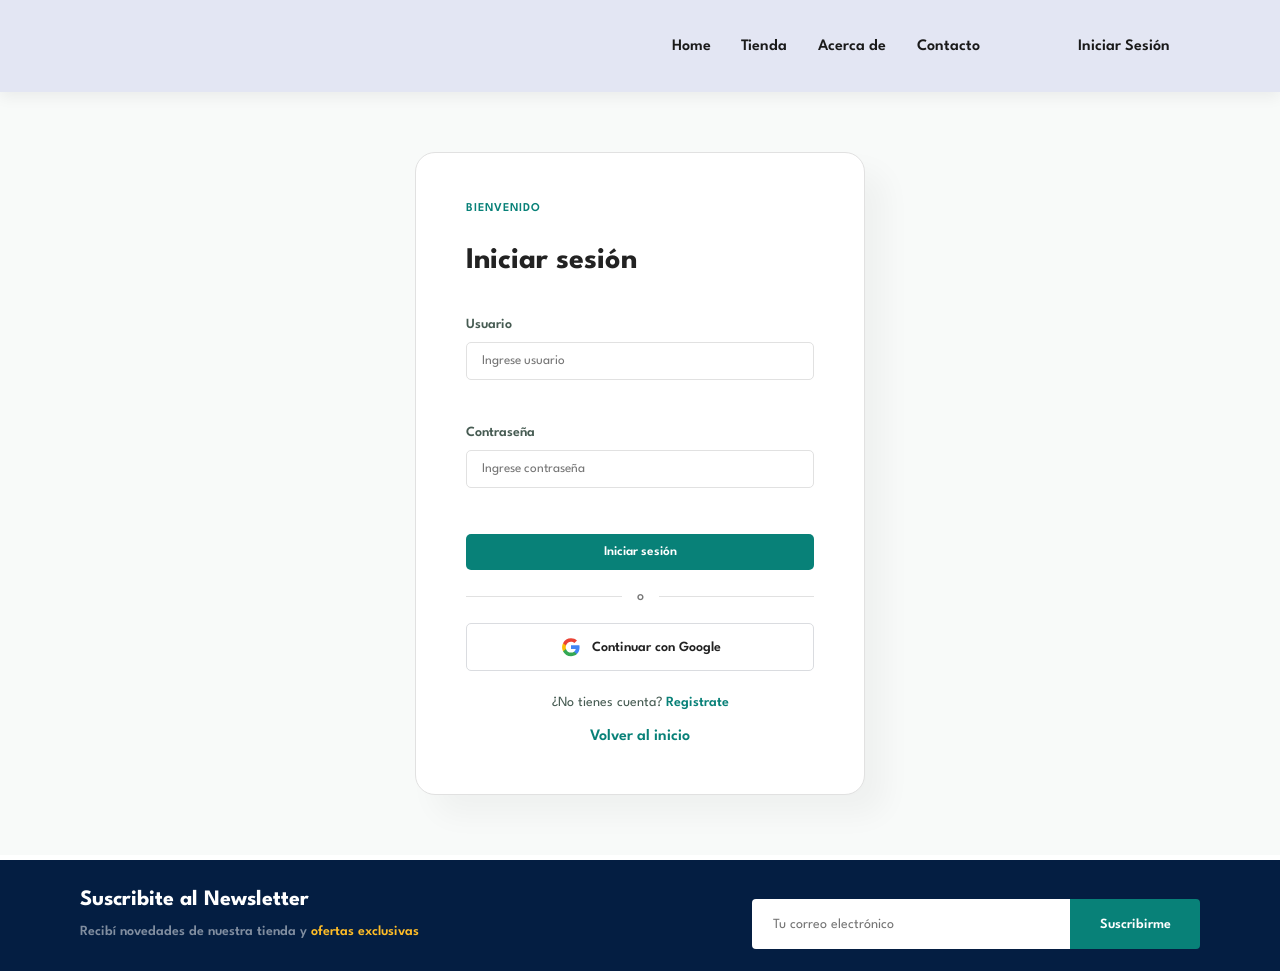
<file: pages/admin.html>
<!DOCTYPE html>
<html lang="es">

<head>
    <meta charset="UTF-8">
    <meta http-equiv="X-UA-Compatible" content="IE=edge">
    <meta name="viewport" content="width=device-width, initial-scale=1.0">
    <title>Panel de Administración - Productos Ecológicos</title>
    <link rel="stylesheet" href="https://cdnjs.cloudflare.com/ajax/libs/font-awesome/6.5.0/css/all.min.css">
    <link rel="stylesheet" href="../css/style.css">
    <link rel="stylesheet" href="../css/pages/admin.css">
</head>

<body>
    <!-- ==================== HEADER ==================== -->
    <header id="header-principal" class="header">
        <!-- navbar.js renderiza el contenido -->
    </header>
    <main class="admin-main">

        <h2>Centro de Administración</h2>
        <p class="admin-subtitulo">Administrá productos, categorías y usuarios desde un único lugar..</p>
        <!-- ==================== DASHBOARD ==================== -->
        <section class="admin-dashboard">
            <!-- PRODUCTOS -->
            <article id="cardProductos" class="admin-card admin-card-clickable" role="button" tabindex="0">
                <h4>Productos</h4>
                <span id="totalProductos"> 0 </span>
            </article>
            <!-- CATEGORÍAS -->
            <article id="cardCategorias" class="admin-card admin-card-clickable" role="button" tabindex="0">
                <h4>Categorías</h4>
                <span id="totalCategorias"> 0 </span>
            </article>
            <!-- USUARIOS -->
            <article id="cardUsuarios" class="admin-card admin-card-clickable" role="button" tabindex="0">
                <h4>Usuarios</h4>
                <span id="totalUsuarios"> 0 </span>
            </article>
        </section>
        <!-- ======================================================
        CONTENIDO DINÁMICO DEL ADMIN
        Aquí se cargan los módulos:
        - Productos
        - Categorías
        - Usuarios
        Cada módulo se importa dinámicamente cuando el
        administrador selecciona una tarjeta del dashboard.
    ====================================================== -->
        <section id="adminContenido" class="admin-contenido">
            <div class="admin-contenido-vacio">
                <h3>
                    Seleccioná una sección
                </h3>
                <p>
                    Elegí Productos, Categorías o Usuarios
                    desde el dashboard.
                </p>
            </div>
        </section>
        <!-- ======================================================
            MODAL DE CONFIRMACIÓN
            Se reutiliza para acciones importantes del panel admin.
        ====================================================== -->
        <aside id="modal-confirm" class="modal-confirm hidden" aria-hidden="true">
            <section class="modal-confirm-content" role="dialog" aria-modal="true" aria-labelledby="modal-message">
                <p id="modal-message">
                    ¿Confirmar acción?
                </p>
                <div class="modal-actions">
                    <button id="modal-no" type="button" class="btn-cancel">
                        Cancelar
                    </button>
                    <button id="modal-yes" type="button" class="btn-ok">
                        Aceptar
                    </button>
                </div>
            </section>
            <!-- ==================== TOAST ==================== -->
            <div id="toast" class="toast-custom">
                <span id="toastMensaje"></span>
                <button id="btnCerrarToast">✕</button>
            </div>
        </aside>
    </main>
    <!-- ==================== FOOTER ==================== -->
        <!-- Mismo footer que en index.html -->
        <footer id="footer-principal" class="section-p1">
            <!-- footer.js renderiza el contenido -->
        </footer>
        <!-- ==================== SPINNER ==================== -->
        <div id="spinner" class="spinner-overlay" style="display:none;">
            <div class="spinner"></div>
        </div>

    <!-- toast.js es un script clásico (no módulo): tiene que cargar
         ANTES que admin.js para que mostrarToast ya exista -->
    <script type="module" src="../script/components/navbar.js"></script>
    <script type="module" src="../script/components/footer.js"></script>
    <script type="module" src="../script/components/modalConfirmacion.js"></script>
    <script type="module" src="../script/components/toast.js"></script>
    <script type="module" src="../script/components/spinner.js"></script>
    <script type="module" src="../script/pages/admin.js"></script>
</body>

</html>
</file>
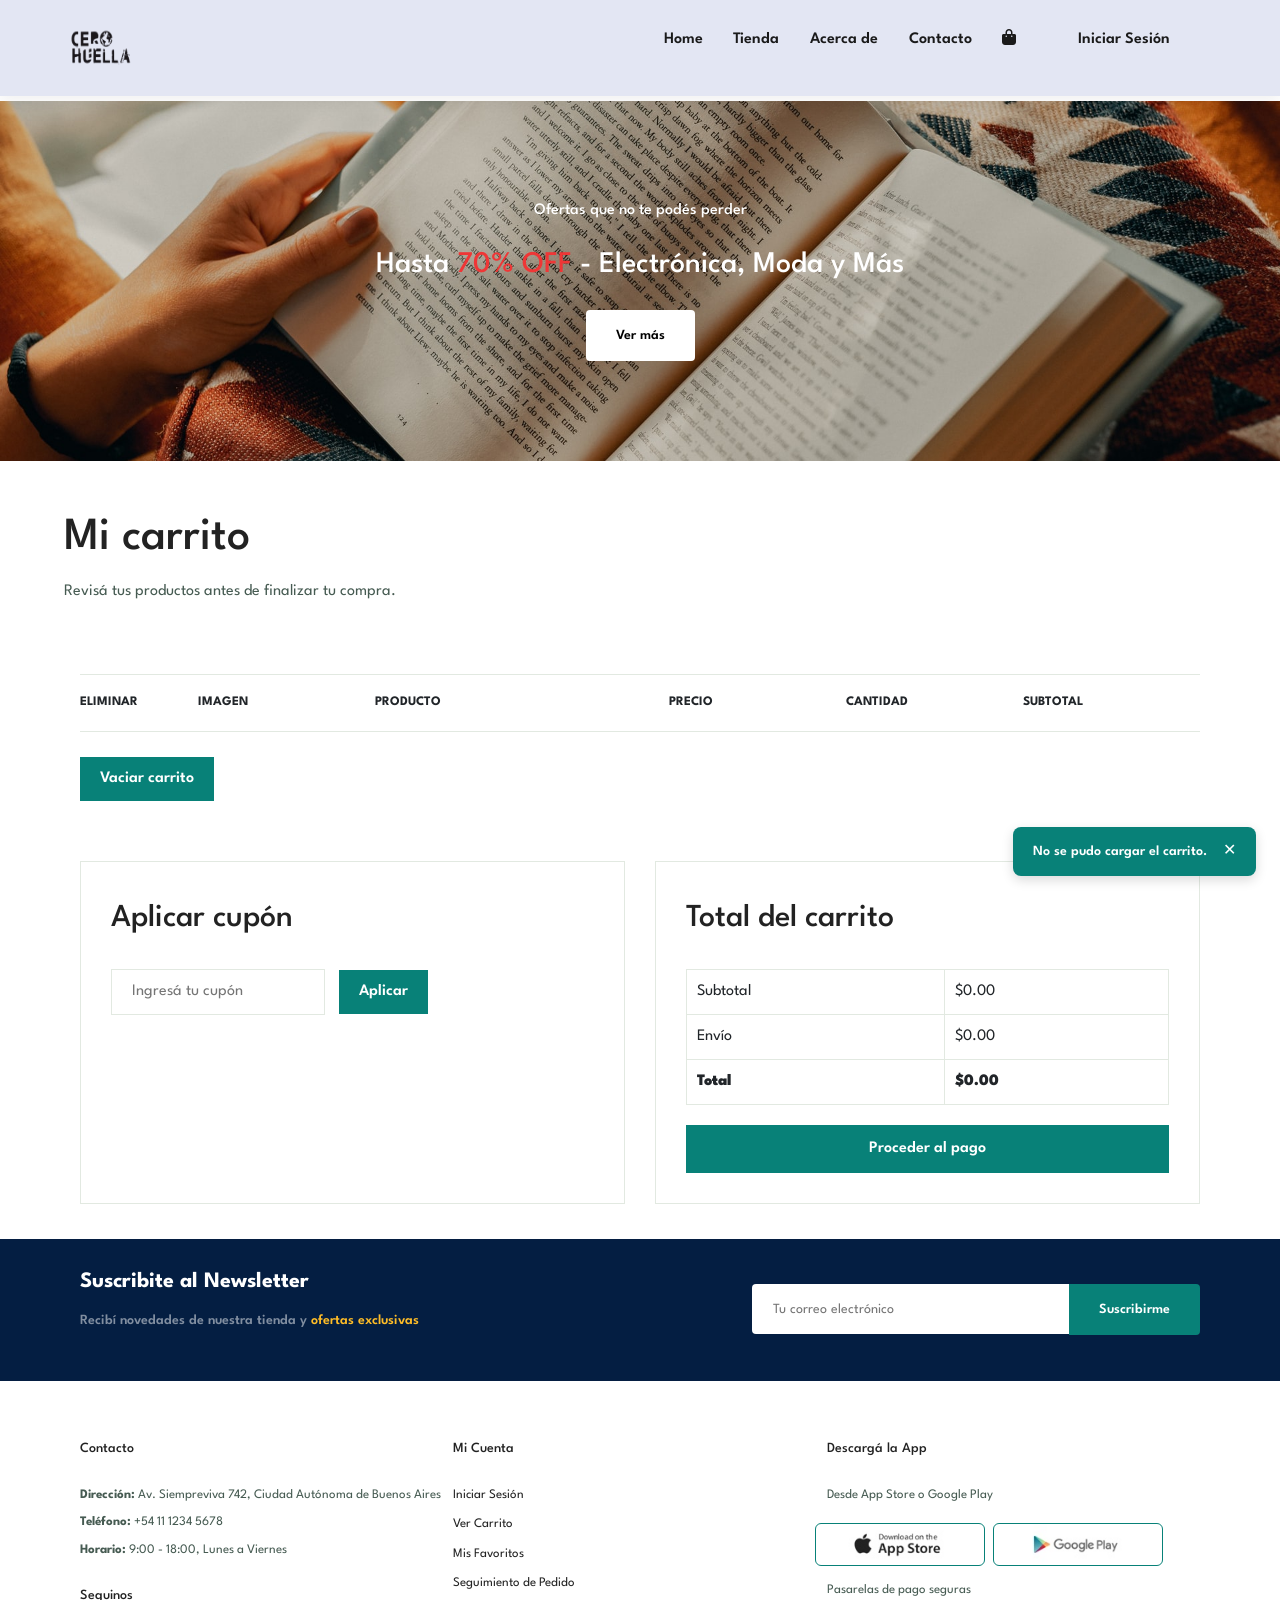
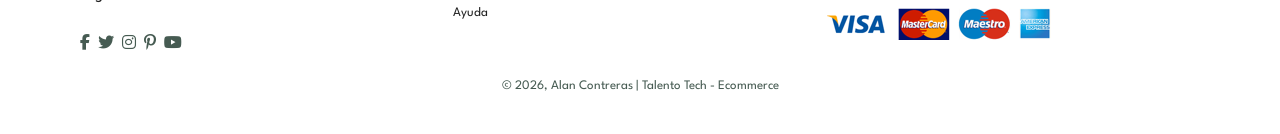
<file: pages/carrito.html>
<!DOCTYPE html>
<html lang="es">

<head>
    <meta charset="UTF-8">
    <meta name="viewport" content="width=device-width, initial-scale=1.0">
    <title>Mi Carrito | Cero Huella</title>
    <!-- Bootstrap -->
    <link href="https://cdn.jsdelivr.net/npm/bootstrap@5.3.7/dist/css/bootstrap.min.css" rel="stylesheet">
    <!-- CSS General -->
    <link rel="stylesheet" href="../css/style.css">
    <!-- CSS específico del carrito -->
    <link rel="stylesheet" href="../css/pages/carrito.css">
    <link rel="stylesheet" href="../css/components/banner.css">
    <link rel="stylesheet" href="../css/components/newsletter.css">
    <link rel="stylesheet" href="../css/components/toast.css">
    <!-- Font Awesome -->
    <link rel="stylesheet" href="https://cdnjs.cloudflare.com/ajax/libs/font-awesome/6.7.2/css/all.min.css">
</head>

<body>
    <!-- ==================== HEADER ==================== -->
    <header id="header-principal" class="header">
        <!-- navbar.js renderiza el contenido -->
    </header>
    <!-- ==================== BANNER ==================== -->
    <section class="banner section-m1">
        <h4>Ofertas que no te podés perder</h4>
        <h2>Hasta <span>70% OFF</span> - Electrónica, Moda y Más</h2>
        <button>Ver más</button>
    </section>
    <!-- ==================== CONTENIDO PRINCIPAL ==================== -->
    <main>
        <!-- ==================== TITULO ==================== -->
        <section class="page-header">
            <h2>Mi carrito</h2>
            <p> Revisá tus productos antes de finalizar tu compra.</p>
        </section>
        <!-- ==================== TABLA CARRITO ==================== -->
        <section id="cart" class="section-p1">
            <table>
                <caption class="sr-only">
                    Productos agregados al carrito
                </caption>
                <thead>
                    <tr>
                        <th scope="col">
                            Eliminar
                        </th>
                        <th scope="col">
                            Imagen
                        </th>
                        <th scope="col">
                            Producto
                        </th>
                        <th scope="col">
                            Precio
                        </th>
                        <th scope="col">
                            Cantidad
                        </th>
                        <th scope="col">
                            Subtotal
                        </th>
                    </tr>
                </thead>
                <tbody id="tabla_carrito">
                    <!-- carrito.js genera productos -->
                </tbody>
            </table>
            <div class="cart-actions">
                <button type="button" id="btn-vaciar" class="normal">
                    Vaciar carrito
                </button>
            </div>
        </section>
        <!-- ==================== RESUMEN COMPRA ==================== -->
        <section id="cart-add" class="section-p1">
            <!-- CUPÓN -->
            <article id="coupon">
                <h2>
                    Aplicar cupón
                </h2>
                <label for="codigoCupon" class="visually-hidden">
                    Código de cupón
                </label>
                <input id="codigoCupon" type="text" placeholder="Ingresá tu cupón">
                <button type="button" class="normal">
                    Aplicar
                </button>
            </article>
            <!-- TOTAL -->
            <article id="subtotal">
                <h2>
                    Total del carrito
                </h2>
                <table>
                    <tbody>
                        <tr>
                            <td>
                                Subtotal
                            </td>
                            <td id="subtotalImporte">
                                $0.00
                            </td>
                        </tr>
                        <tr>
                            <td>
                                Envío
                            </td>
                            <td id="envioImporte">
                                $0.00
                            </td>
                        </tr>
                        <tr>
                            <td>
                                <strong>
                                    Total
                                </strong>
                            </td>
                            <td>
                                <strong id="totalImporte">
                                    $0.00
                                </strong>
                            </td>
                        </tr>
                    </tbody>
                </table>
                <button id="btnPagar" type="button" class="normal">
                    Proceder al pago
                </button>
            </article>
        </section>
    </main>
    <!-- ==================== NEWSLETTER ==================== -->
    <section class="newsletter section-p1 section-m1">
        <div class="newstext">
            <h4>Suscribite al Newsletter</h4>
            <p>Recibí novedades de nuestra tienda y <span>ofertas exclusivas</span></p>
        </div>
        <div class="form">
            <input type="text" id="newsletter" name="newsletter" placeholder="Tu correo electrónico">
            <button>Suscribirme</button>
        </div>
    </section>
    <!-- ==================== FOOTER ==================== -->
    <!-- Mismo footer que en index.html -->
    <footer id="footer-principal" class="section-p1">
        <!-- footer.js renderiza el contenido -->
    </footer>
    <!-- ==================== SPINNER ==================== -->
    <div id="spinner" class="spinner-overlay">
        <div class="spinner-content">
            <div class="spinner-circle"></div>
            <p>
                Cargando carrito...
            </p>
            <span>
                Por favor espere
            </span>
        </div>
    </div>
    <!---=========== TOAST ==================== -->
    <div id="toast" class="toast-custom" role="alert" aria-live="polite">
        <span id="toastMensaje"></span>
        <button id="btnCerrarToast" type="button">
            ✕
        </button>
    </div>
    <!-- ==================== MODAL CONFIRMACION ==================== -->
    <div id="modal-confirm" class="modal-confirm hidden" role="dialog" aria-modal="true" aria-labelledby="modal-title">
        <div class="modal-box">
            <h3 id="modal-title">
                Confirmación
            </h3>
            <p id="modal-message">
                ¿Confirmar acción?
            </p>
            <div class="modal-actions">
                <button id="modal-no" type="button" class="btn-cancel">
                    Cancelar
                </button>
                <button id="modal-yes" type="button" class="btn-ok">
                    Aceptar
                </button>
            </div>
        </div>
    </div>

    <!-- ==================== SCRIPTS ==================== -->
    <script type="module" src="../script/components/navbar.js"></script>
    <script type="module" src="../script/components/footer.js"></script>
    <script type="module" src="../script/components/toast.js"></script>
    <script type="module" src="../script/components/spinner.js"></script>
    <script type="module" src="../script/components/modalConfirmacion.js"></script>
    <script type="module" src="../script/pages/carrito.js"></script>
</body>

</html>
</file>
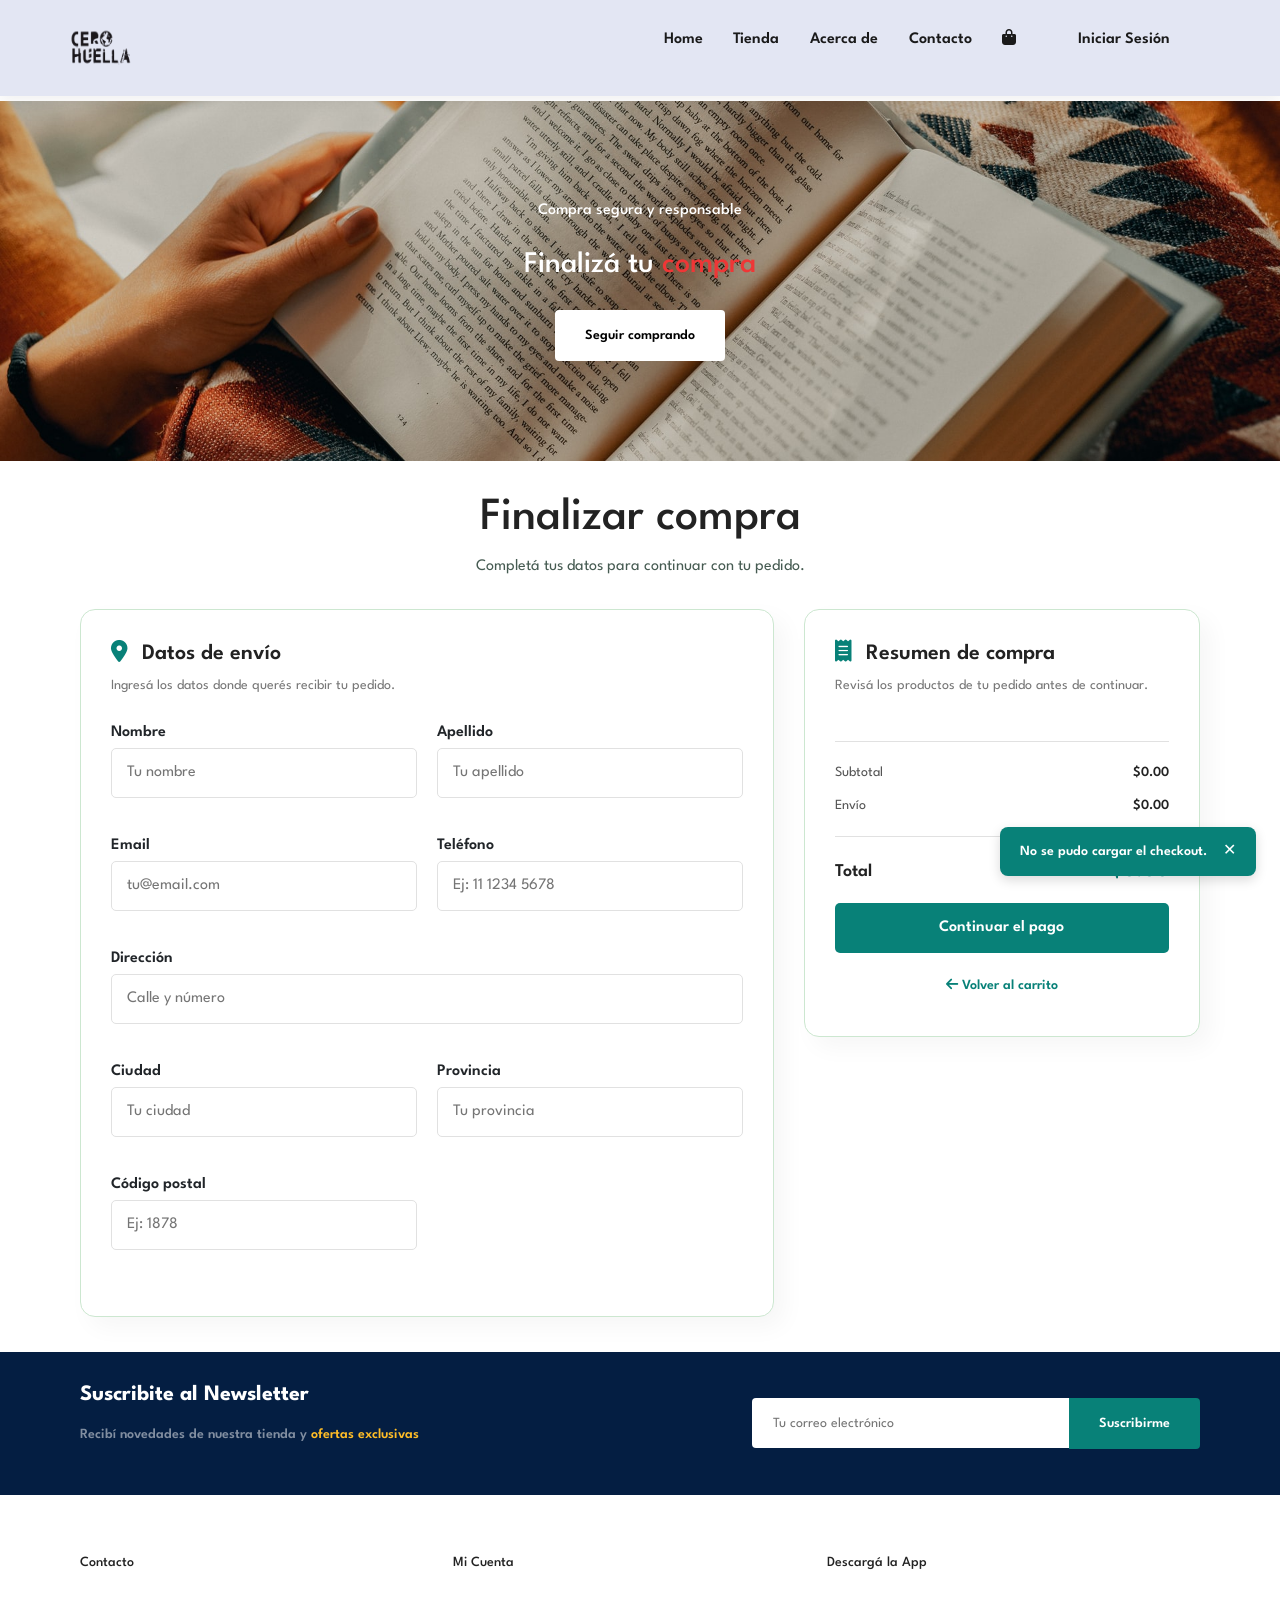
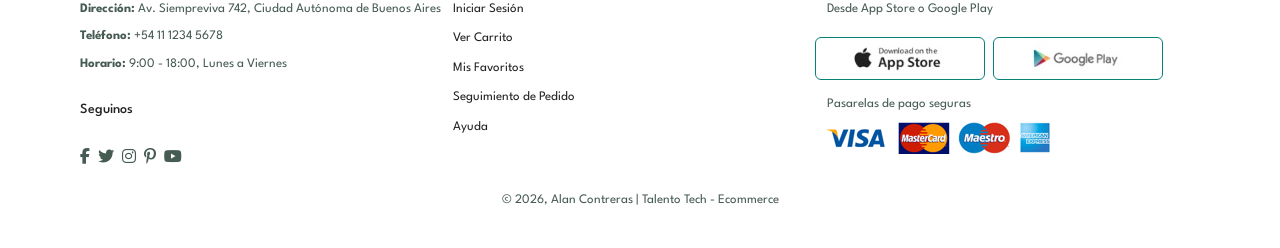
<file: pages/checkout.html>
<!DOCTYPE html>
<html lang="es">

<head>
    <meta charset="UTF-8">
    <meta name="viewport" content="width=device-width, initial-scale=1.0">

    <title>Finalizar compra | Cero Huella</title>

    <!-- Bootstrap -->
    <link
        href="https://cdn.jsdelivr.net/npm/bootstrap@5.3.7/dist/css/bootstrap.min.css"
        rel="stylesheet"
    >

    <!-- CSS General -->
    <link rel="stylesheet" href="../css/style.css">

    <!-- CSS específico del checkout -->
    <link rel="stylesheet" href="../css/pages/checkout.css">

    <!-- CSS Componentes -->
    <link rel="stylesheet" href="../css/components/banner.css">
    <link rel="stylesheet" href="../css/components/newsletter.css">
    <link rel="stylesheet" href="../css/components/toast.css">

    <!-- Font Awesome -->
    <link
        rel="stylesheet"
        href="https://cdnjs.cloudflare.com/ajax/libs/font-awesome/6.7.2/css/all.min.css"
    >
</head>

<body>

    <!-- ==================== HEADER ==================== -->

    <header id="header-principal" class="header">
        <!-- navbar.js renderiza el contenido -->
    </header>


    <!-- ==================== BANNER ==================== -->

    <section class="banner section-m1">

        <h4>
            Compra segura y responsable
        </h4>

        <h2>
            Finalizá tu <span>compra</span>
        </h2>

        <button
            type="button"
            id="btnVolverTienda"
        >
            Seguir comprando
        </button>

    </section>


    <!-- ==================== CONTENIDO PRINCIPAL ==================== -->

    <main>

        <!-- ==================== TITULO ==================== -->

        <section class="page-header checkout-header">

            <h2>
                Finalizar compra
            </h2>

            <p>
                Completá tus datos para continuar con tu pedido.
            </p>

        </section>


        <!-- ==================== CHECKOUT ==================== -->

        <section
            id="checkout"
            class="section-p1"
        >

            <div class="checkout-container">


                <!-- ==================== DATOS DE ENVÍO ==================== -->

                <article class="checkout-card checkout-datos">

                    <h3>
                        <i class="fa-solid fa-location-dot"></i>
                        Datos de envío
                    </h3>

                    <p class="checkout-description">
                        Ingresá los datos donde querés recibir tu pedido.
                    </p>


                    <!-- FORMULARIO -->

                    <form id="checkoutForm" novalidate>


                        <!-- Nombre -->

                        <div class="campo-control">

                            <label for="nombre">
                                Nombre
                            </label>

                            <input
                                type="text"
                                id="nombre"
                                name="nombre"
                                placeholder="Tu nombre"
                                autocomplete="given-name"
                                required
                            >

                            <small
                                id="nombre-error"
                                class="error-text"
                            ></small>

                        </div>


                        <!-- Apellido -->

                        <div class="campo-control">

                            <label for="apellido">
                                Apellido
                            </label>

                            <input
                                type="text"
                                id="apellido"
                                name="apellido"
                                placeholder="Tu apellido"
                                autocomplete="family-name"
                                required
                            >

                            <small
                                id="apellido-error"
                                class="error-text"
                            ></small>

                        </div>


                        <!-- Email -->

                        <div class="campo-control">

                            <label for="email">
                                Email
                            </label>

                            <input
                                type="email"
                                id="email"
                                name="email"
                                placeholder="tu@email.com"
                                autocomplete="email"
                                required
                            >

                            <small
                                id="email-error"
                                class="error-text"
                            ></small>

                        </div>


                        <!-- Teléfono -->

                        <div class="campo-control">

                            <label for="telefono">
                                Teléfono
                            </label>

                            <input
                                type="tel"
                                id="telefono"
                                name="telefono"
                                placeholder="Ej: 11 1234 5678"
                                autocomplete="tel"
                                required
                            >

                            <small
                                id="telefono-error"
                                class="error-text"
                            ></small>

                        </div>


                        <!-- Dirección -->

                        <div class="campo-control campo-completo">

                            <label for="direccion">
                                Dirección
                            </label>

                            <input
                                type="text"
                                id="direccion"
                                name="direccion"
                                placeholder="Calle y número"
                                autocomplete="street-address"
                                required
                            >

                            <small
                                id="direccion-error"
                                class="error-text"
                            ></small>

                        </div>


                        <!-- Ciudad -->

                        <div class="campo-control">

                            <label for="ciudad">
                                Ciudad
                            </label>

                            <input
                                type="text"
                                id="ciudad"
                                name="ciudad"
                                placeholder="Tu ciudad"
                                autocomplete="address-level2"
                                required
                            >

                            <small
                                id="ciudad-error"
                                class="error-text"
                            ></small>

                        </div>


                        <!-- Provincia -->

                        <div class="campo-control">

                            <label for="provincia">
                                Provincia
                            </label>

                            <input
                                type="text"
                                id="provincia"
                                name="provincia"
                                placeholder="Tu provincia"
                                autocomplete="address-level1"
                                required
                            >

                            <small
                                id="provincia-error"
                                class="error-text"
                            ></small>

                        </div>


                        <!-- Código postal -->

                        <div class="campo-control">

                            <label for="codigoPostal">
                                Código postal
                            </label>

                            <input
                                type="text"
                                id="codigoPostal"
                                name="codigoPostal"
                                placeholder="Ej: 1878"
                                autocomplete="postal-code"
                                required
                            >

                            <small
                                id="codigoPostal-error"
                                class="error-text"
                            ></small>

                        </div>


                    </form>

                </article>


                <!-- ==================== RESUMEN DE COMPRA ==================== -->

                <article class="checkout-card checkout-resumen">

                    <h3>
                        <i class="fa-solid fa-receipt"></i>
                        Resumen de compra
                    </h3>

                    <p class="checkout-description">
                        Revisá los productos de tu pedido antes de continuar.
                    </p>


                    <!-- Productos -->

                    <div
                        id="checkoutProductos"
                        class="checkout-productos"
                    >
                        <!-- checkout.js genera los productos -->
                    </div>


                    <!-- Separador -->

                    <div class="checkout-separador"></div>


                    <!-- Subtotal -->

                    <div class="checkout-linea">

                        <span>
                            Subtotal
                        </span>

                        <strong id="checkoutSubtotal">
                            $0.00
                        </strong>

                    </div>


                    <!-- Envío -->

                    <div class="checkout-linea">

                        <span>
                            Envío
                        </span>

                        <strong id="checkoutEnvio">
                            $0.00
                        </strong>

                    </div>


                    <!-- Total -->

                    <div class="checkout-total">

                        <span>
                            Total
                        </span>

                        <strong id="checkoutTotal">
                            $0.00
                        </strong>

                    </div>


                    <!-- Botón continuar -->

                    <button
                        type="button"
                        id="btnContinuarPago"
                        class="normal checkout-btn"
                    >
                        Continuar el pago
                    </button>


                    <!-- Volver al carrito -->

                    <button
                        type="button"
                        id="btnVolverCarrito"
                        class="checkout-volver"
                    >
                        <i class="fa-solid fa-arrow-left"></i>
                        Volver al carrito
                    </button>

                </article>

            </div>

        </section>

    </main>


    <!-- ==================== NEWSLETTER ==================== -->

    <section class="newsletter section-p1 section-m1">

        <div class="newstext">

            <h4>
                Suscribite al Newsletter
            </h4>

            <p>
                Recibí novedades de nuestra tienda y
                <span>ofertas exclusivas</span>
            </p>

        </div>

        <div class="form">

            <input
                type="email"
                id="newsletter"
                name="newsletter"
                placeholder="Tu correo electrónico"
            >

            <button type="button">
                Suscribirme
            </button>

        </div>

    </section>


    <!-- ==================== FOOTER ==================== -->

    <footer
        id="footer-principal"
        class="section-p1"
    >
        <!-- footer.js renderiza el contenido -->
    </footer>


    <!-- ==================== SPINNER ==================== -->

    <!-- ==================== SPINNER ==================== -->
    <div id="spinner" class="spinner-overlay">
        <div class="spinner-content">
            <div class="spinner-circle"></div>
            <p>
                Preparando tu pago...
            </p>
            <span>
                Por favor espere
            </span>
        </div>
    </div>


    <!-- ==================== TOAST ==================== -->

    <div
        id="toast"
        class="toast-custom"
        role="alert"
        aria-live="polite"
    >

        <span id="toastMensaje"></span>

        <button
            id="btnCerrarToast"
            type="button"
        >
            ✕
        </button>

    </div>


    <!-- ==================== MODAL CONFIRMACIÓN ==================== -->

    <div
        id="modal-confirm"
        class="modal-confirm hidden"
        role="dialog"
        aria-modal="true"
        aria-labelledby="modal-title"
    >

        <div class="modal-box">

            <h3 id="modal-title">
                Confirmación
            </h3>

            <p id="modal-message">
                ¿Confirmar acción?
            </p>

            <div class="modal-actions">

                <button
                    id="modal-no"
                    type="button"
                    class="btn-cancel"
                >
                    Cancelar
                </button>

                <button
                    id="modal-yes"
                    type="button"
                    class="btn-ok"
                >
                    Aceptar
                </button>

            </div>

        </div>

    </div>


    <!-- ==================== SCRIPTS ==================== -->

    <script
        type="module"
        src="../script/components/navbar.js"
    ></script>

    <script
        type="module"
        src="../script/components/footer.js"
    ></script>

    <script
        type="module"
        src="../script/components/toast.js"
    ></script>

    <script
        type="module"
        src="../script/components/spinner.js"
    ></script>

    <script
        type="module"
        src="../script/components/modalConfirmacion.js"
    ></script>

    <script
        type="module"
        src="../script/pages/checkout.js"
    ></script>

</body>

</html>
</file>
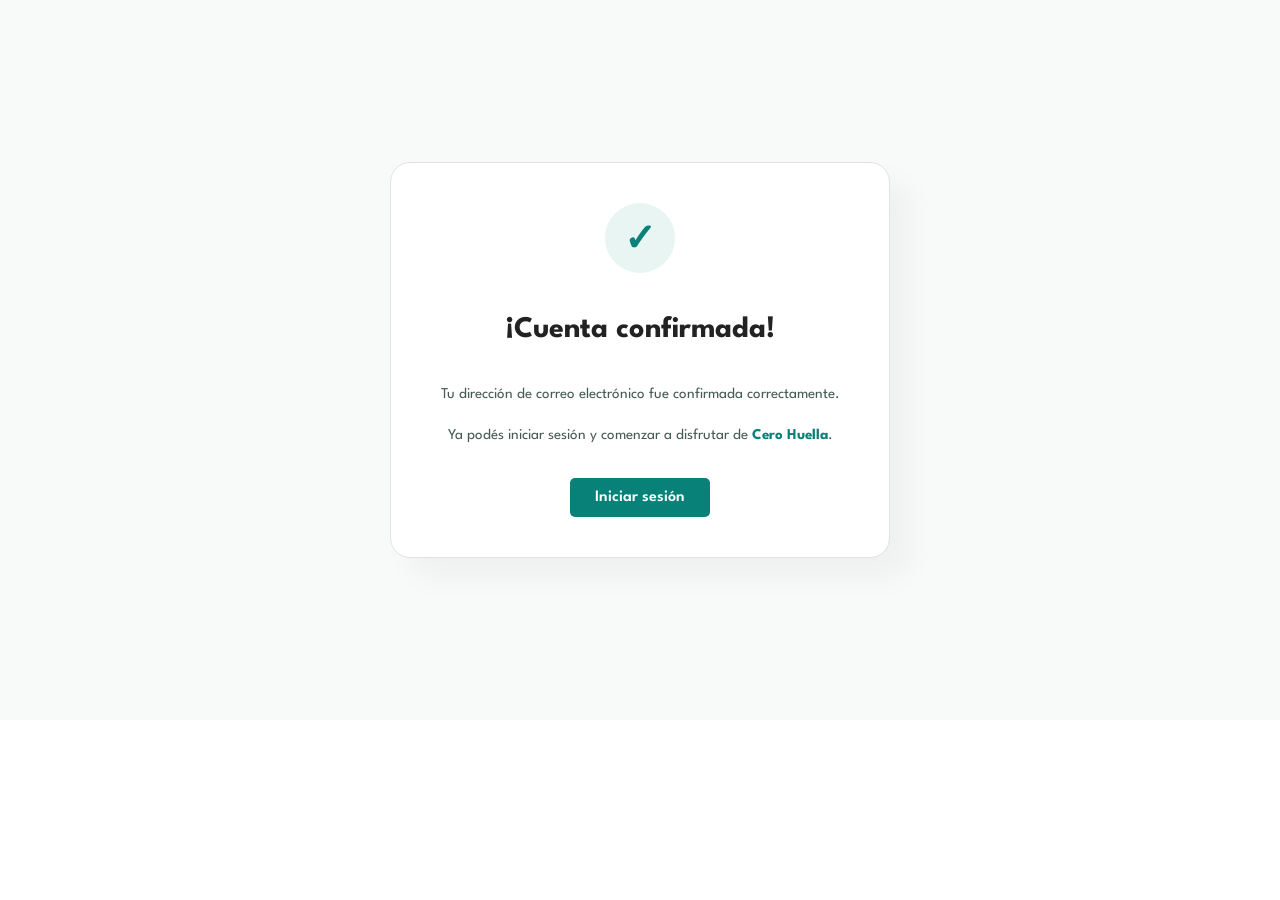
<file: pages/confirmacion.html>
<!DOCTYPE html>
<html lang="es">

<head>
    <meta charset="UTF-8">

    <meta name="viewport" content="width=device-width, initial-scale=1.0">

    <meta
        name="description"
        content="Confirmación de cuenta - Cero Huella"
    >

    <title>Cuenta confirmada | Cero Huella</title>

    <!-- CSS principal -->
    <link rel="stylesheet" href="../css/style.css">
    <!-- CSS específico de confirmación -->
    <link rel="stylesheet" href="../css/pages/confirmacion.css">
</head>

<body>

    <!-- ============================================================
         CONTENIDO PRINCIPAL
         ============================================================ -->

    <main class="confirmacion-container">

        <section class="confirmacion-card">

            <!-- Icono de confirmación -->
            <div class="confirmacion-icono" aria-hidden="true">
                ✓
            </div>

            <!-- Título -->
            <h1>¡Cuenta confirmada!</h1>

            <!-- Mensaje principal -->
            <p>
                Tu dirección de correo electrónico fue confirmada
                correctamente.
            </p>

            <p>
                Ya podés iniciar sesión y comenzar a disfrutar
                de <strong>Cero Huella</strong>.
            </p>

            <!-- Acción principal -->
            <a
                href="./login.html"
                class="btn-confirmacion"
            >
                Iniciar sesión
            </a>

        </section>

    </main>

</body>

</html>
</file>
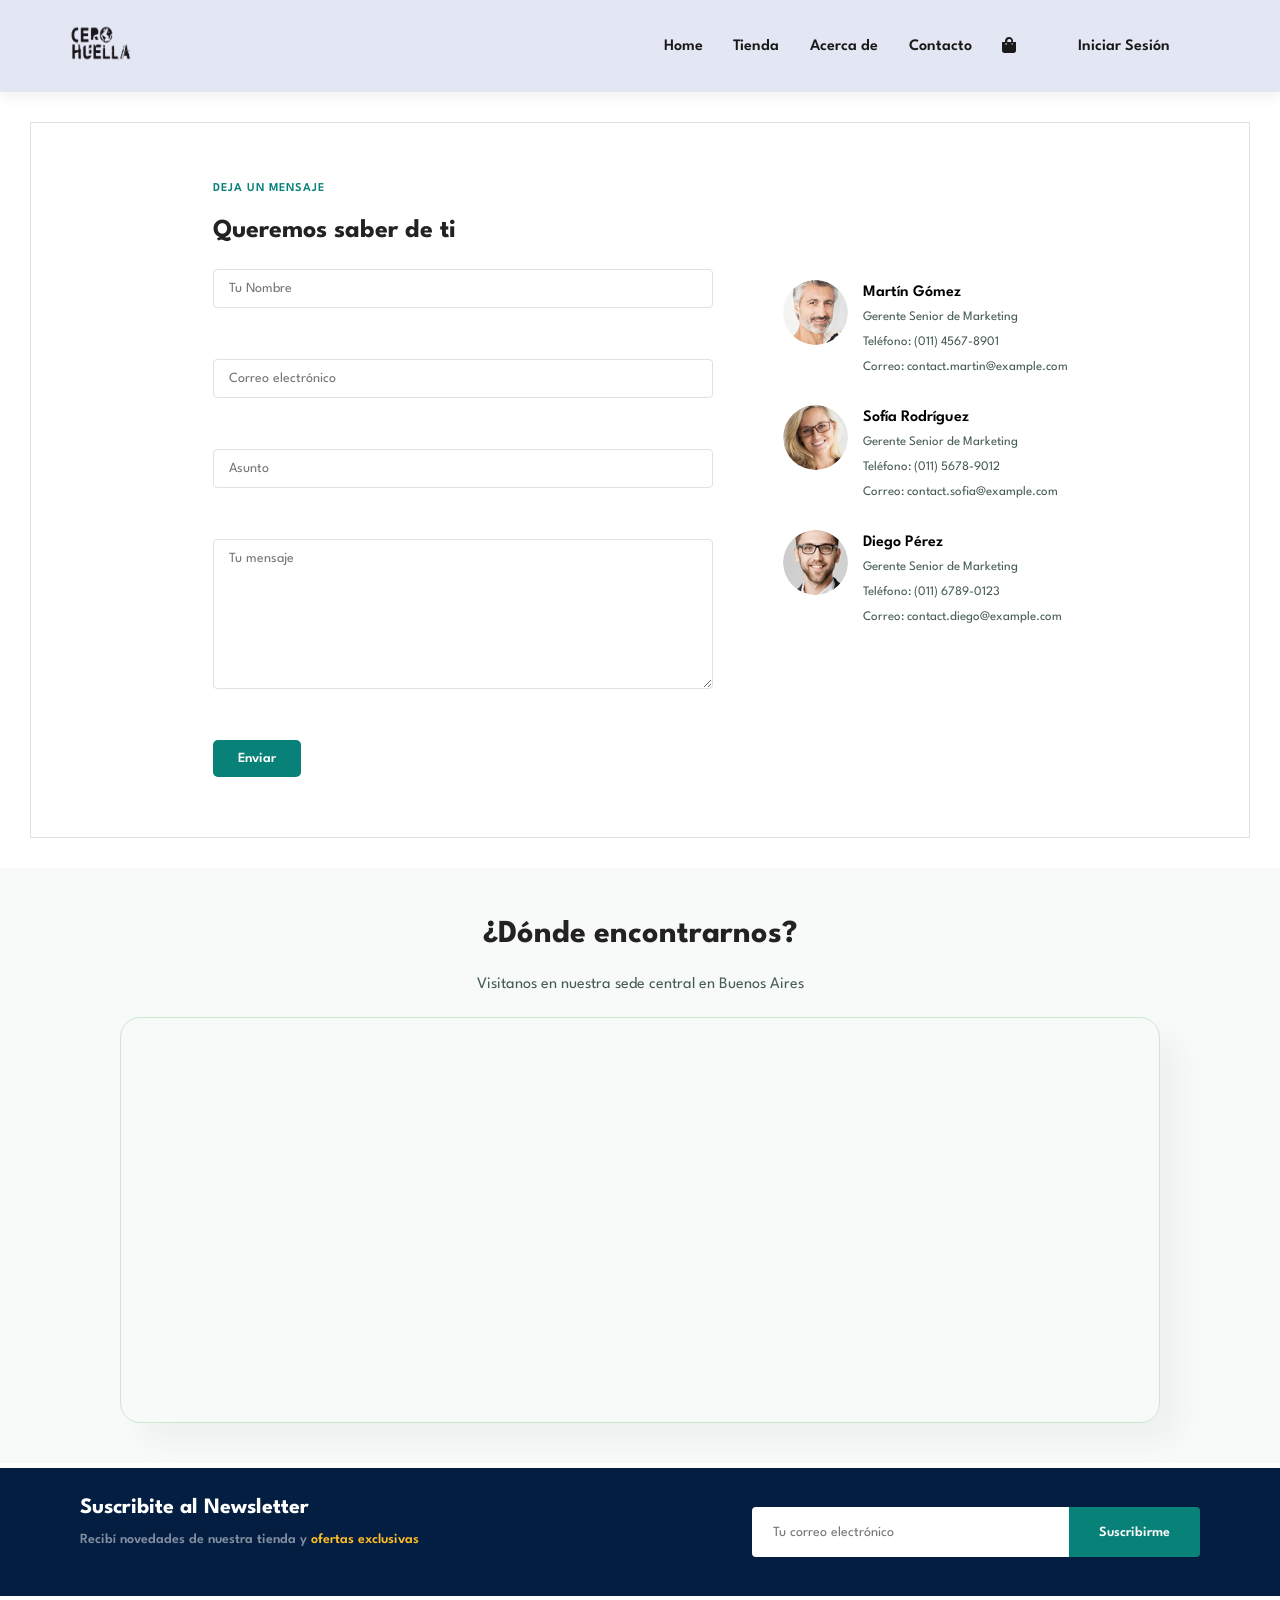
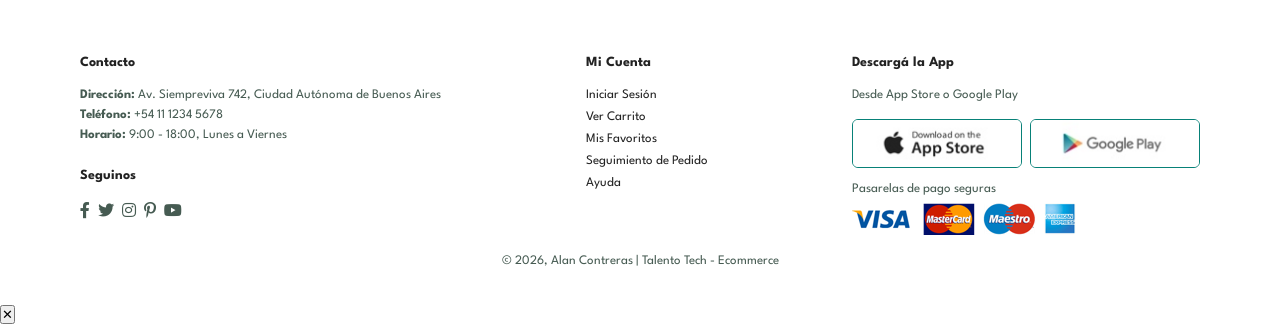
<file: pages/contacto.html>
<!DOCTYPE html>
<html lang="es">

<head>
    <meta charset="UTF-8">
    <meta http-equiv="X-UA-Compatible" content="IE=edge">
    <meta name="viewport" content="width=device-width, initial-scale=1.0">
    <title>Contacto - Talento Tech Ecommerce</title>
    <!-- Font Awesome: librería de íconos -->
    <link rel="stylesheet" href="https://pro.fontawesome.com/releases/v5.10.0/css/all.css" />
    <!-- Estilos generales compartidos con el home -->
    <link rel="stylesheet" href="../css/style.css">
    <link rel="stylesheet" href="../css/components/newsletter.css">
    <!-- Estilos específicos de la página de contacto -->
    <link rel="stylesheet" href="../css/pages/contacto.css">
</head>

<body>
   <!-- ==================== HEADER ==================== -->
    <header id="header-principal" class="header">
        <!-- navbar.js renderiza el contenido -->
    </header>
    <main>
        <!-- ==================== FORMULARIO DE CONTACTO ==================== -->
        <!-- Sección principal con el formulario y datos del equipo -->
        <!-- El formulario usa Formspree para el envío real de datos -->
        <section class="form-details">

            <!-- Formulario conectado a Formspree -->
            <!-- Reemplazar TU_ID_FORMSPREE con el ID obtenido en formspree.io -->
            <!-- <form action="https://tuFormulario" method="POST" id="formularioContacto " novalidate> -->
            <form id="formularioContacto" novalidate>
                <span>DEJA UN MENSAJE</span>
                <h2>Queremos saber de ti</h2>

                <!-- Campo: Nombre -->
                <div class="campo-control">
                    <input type="text" id="tuNombre" name="nombre" placeholder="Tu Nombre" required>
                    <small id="tuNombre-error" class="texto-error"></small>
                </div>

                <!-- Campo: Correo electrónico -->
                <div class="campo-control">
                    <input type="text" id="tuCorreo" name="correo" placeholder="Correo electrónico">
                    <small id="tuCorreo-error" class="texto-error"></small>
                </div>

                <!-- Campo: Asunto -->
                <div class="campo-control">
                    <input type="text" id="asunto" name="asunto" placeholder="Asunto">
                    <small id="asunto-error" class="texto-error"></small>
                </div>

                <!-- Campo: Mensaje -->
                <div class="campo-control">
                    <textarea id="tuMensaje" name="mensaje" cols="30" rows="10" placeholder="Tu mensaje"></textarea>
                    <small id="tuMensaje-error" class="texto-error"></small>
                </div>

                <button type="submit">Enviar</button>
                 <!-- <button
                            type="submit"
                            class="btn-auth">
                            Enviar
                        </button> -->
            </form>

            <!-- Información del equipo de contacto -->
            <div class="people">
                <div>
                    <img src="../img/people/1.png" alt="Martín Gómez">
                    <p>
                        <span>Martín Gómez</span>
                        Gerente Senior de Marketing <br>
                        Teléfono: (011) 4567-8901 <br>
                        Correo: contact.martin@example.com
                    </p>
                </div>
                <div>
                    <img src="../img/people/3.png" alt="Sofía Rodríguez">
                    <p>
                        <span>Sofía Rodríguez</span>
                        Gerente Senior de Marketing <br>
                        Teléfono: (011) 5678-9012 <br>
                        Correo: contact.sofia@example.com
                    </p>
                </div>
                <div>
                    <img src="../img/people/2.png" alt="Diego Pérez">
                    <p>
                        <span>Diego Pérez</span>
                        Gerente Senior de Marketing <br>
                        Teléfono: (011) 6789-0123 <br>
                        Correo: contact.diego@example.com
                    </p>
                </div>
            </div>

        </section>

        <!-- ==================== MAPA ==================== -->
        <!-- iframe de Google Maps - cumple el ítem 2 de multimedia -->
        <section class="seccion-mapa section-p1">
            <h2>¿Dónde encontrarnos?</h2>
            <p>Visitanos en nuestra sede central en Buenos Aires</p>
            <div class="mapa-container">
                <iframe
                    src="https://www.google.com/maps/embed?pb=!1m18!1m12!1m3!1d3283.9847266774455!2d-58.38415842346471!3d-34.60373537295286!2m3!1f0!2f0!3f0!3m2!1i1024!2i768!4f13.1!3m3!1m2!1s0x95bccacf22b96b23%3A0x4fcaa0e8e7c38765!2sAv.%20de%20Mayo%2C%20Buenos%20Aires!5e0!3m2!1ses!2sar!4v1715000000000!5m2!1ses!2sar"
                    width="100%" height="400" style="border:0; border-radius: 20px;" allowfullscreen="" loading="lazy"
                    referrerpolicy="no-referrer-when-downgrade" title="Ubicación de la tienda en Buenos Aires">
                </iframe>
            </div>
        </section>

        <!-- ==================== NEWSLETTER ==================== -->
        <!-- Sección de suscripción por email - igual que en home -->
        <section class="newsletter section-p1 section-m1">
            <div class="newstext">
                <h4>Suscribite al Newsletter</h4>
                <p>Recibí novedades de nuestra tienda y <span>ofertas exclusivas</span></p>
            </div>
            <div class="form">
                <input type="text" placeholder="Tu correo electrónico">
                <button>Suscribirme</button>
            </div>
        </section>
        <!-- ==================== FOOTER ==================== -->
        <!-- Mismo footer que en index.html -->
         <footer id="footer-principal" class="section-p1">
        <!-- footer.js renderiza el contenido -->
        </footer>

        <!-- TOAST -->
        <div id="toast" class="toast-custom">
            <span id="toastMensaje"></span>
            <button id="btnCerrarToast">✕</button>
        </div>

    </main>


    <div id="spinner" class="spinner-overlay">
        <div class="spinner"></div>
    </div>
    <script type="module" src="../script/components/navbar.js"></script>
    <script type="module" src="../script/components/footer.js"></script>
    <script type="module" src="../script/components/toast.js"></script>
    <script type="module" src="../script/components/spinner.js"></script>
    <script type="module" src="../script/pages/contacto.js"></script>

</body>

</html>
</file>
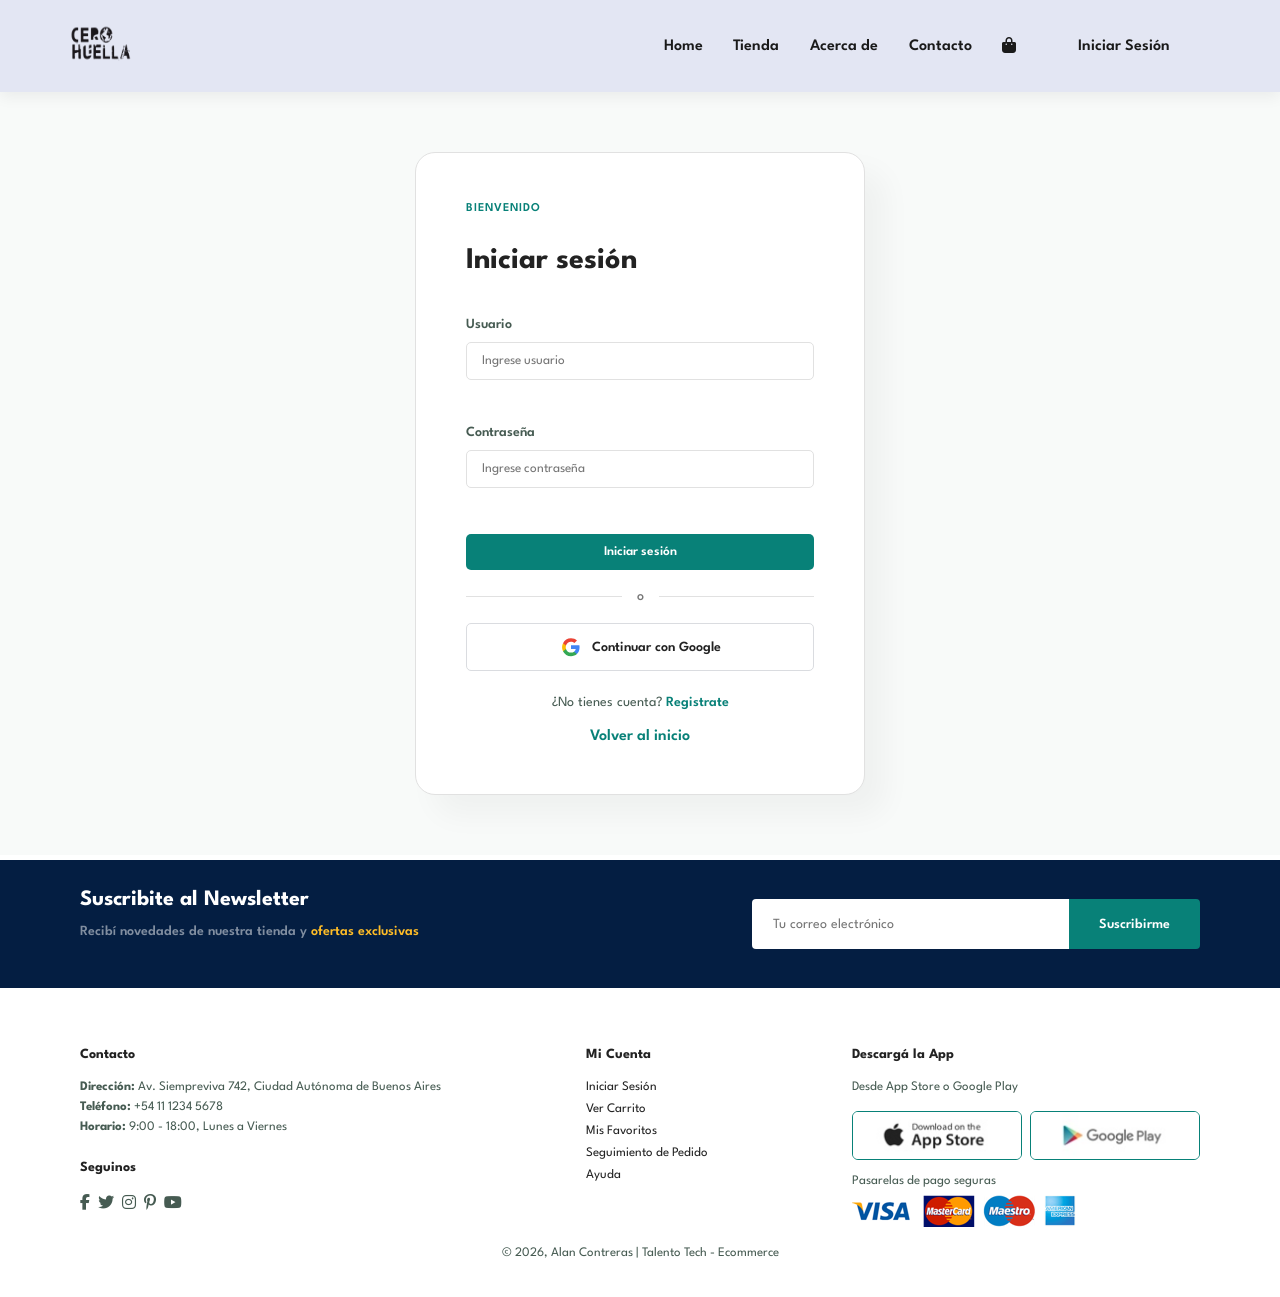
<file: pages/login.html>
<!DOCTYPE html>

<html lang="es">

<head>
    <meta charset="UTF-8">
    <title>Iniciar sesión</title>

    <link rel="stylesheet" href="https://cdnjs.cloudflare.com/ajax/libs/font-awesome/6.5.0/css/all.min.css">

    <!-- Estilos globales -->
    <link rel="stylesheet" href="../css/style.css">
    <link rel="stylesheet" href="../css/components/newsletter.css">

    <link rel="stylesheet" href="../css/components/toast.css">

    <!-- Estilos propios del login -->
    <link rel="stylesheet" href="../css/pages/login.css">

</head>

<body>

    <!-- ==================== HEADER ==================== -->
    <header id="header-principal" class="header">
        <!-- navbar.js renderiza el contenido -->
    </header>

    <main>

        <section class="auth-page">

            <article class="auth-card">

                <span class="auth-subtitle">
                    BIENVENIDO
                </span>

                <h2>
                    Iniciar sesión
                </h2>

                <!-- ==================== LOGIN TRADICIONAL ==================== -->

                <form id="loginForm" novalidate>

                    <div class="campo-control">

                        <label for="username">
                            Usuario
                        </label>

                        <input type="text" id="username" placeholder="Ingrese usuario" required>

                        <small id="username-error" class="error-text">
                        </small>

                    </div>

                    <div class="campo-control">

                        <label for="password">
                            Contraseña
                        </label>

                        <input type="password" id="password" placeholder="Ingrese contraseña" required>

                        <small id="password-error" class="error-text">
                        </small>

                    </div>

                    <button type="submit" class="normal">
                        Iniciar sesión
                    </button>

                </form>

                <!-- ==================== SEPARADOR ==================== -->

                <div class="login-separator">
                    <span>o</span>
                </div>

                <!-- ==================== LOGIN GOOGLE ==================== -->

                <button type="button" id="btnGoogle" class="btn-google">

                    <svg class="google-logo" viewBox="0 0 24 24" aria-hidden="true">

                        <path fill="#4285F4"
                            d="M21.35 12.27c0-.79-.07-1.55-.2-2.27H12v4.3h5.22a4.46 4.46 0 0 1-1.94 2.93v2.44h3.14c1.84-1.69 2.93-4.18 2.93-7.4z" />

                        <path fill="#34A853"
                            d="M12 21.99c2.63 0 4.84-.87 6.45-2.36l-3.14-2.44c-.87.58-1.98.93-3.31.93-2.54 0-4.7-1.72-5.47-4.04H3.29v2.52A9.74 9.74 0 0 0 12 21.99z" />

                        <path fill="#FBBC05"
                            d="M6.53 14.08a5.86 5.86 0 0 1 0-3.75V7.81H3.29a9.99 9.99 0 0 0 0 8.79l3.24-2.52z" />

                        <path fill="#EA4335"
                            d="M12 6.29c1.43 0 2.71.49 3.72 1.46l2.79-2.79C16.84 3.39 14.63 2.5 12 2.5a9.74 9.74 0 0 0-8.71 5.31l3.24 2.52C7.3 8.01 9.46 6.29 12 6.29z" />

                    </svg>

                    <span>Continuar con Google</span>

                </button>

                <!-- ==================== LINKS ==================== -->

                <div class="auth-links">

                    <p>
                        ¿No tienes cuenta?

                        <a href="registro.html">
                            Registrate
                        </a>
                    </p>

                    <a href="../index.html">
                        Volver al inicio
                    </a>

                </div>

            </article>

        </section>

    </main>

    <!-- ==================== NEWSLETTER ==================== -->

    <section class="newsletter section-p1 section-m1">

        <div class="newstext">

            <h4>
                Suscribite al Newsletter
            </h4>

            <p>
                Recibí novedades de nuestra tienda y
                <span>ofertas exclusivas</span>
            </p>

        </div>

        <div class="form">

            <input type="text" placeholder="Tu correo electrónico">

            <button>
                Suscribirme
            </button>

        </div>
        <!-- ==================== TOAST ==================== -->

        <div id="toast" class="toast-custom">

            <span id="toastMensaje"></span>

            <button id="btnCerrarToast">
                ✕
            </button>

        </div>

    </section>

    <!-- ==================== FOOTER ==================== -->

    <footer id="footer-principal" class="section-p1">

        <!-- footer.js renderiza el contenido -->

    </footer>


    <!-- ==================== SCRIPTS ==================== -->

    <script type="module" src="../script/components/navbar.js">
    </script>

    <script type="module" src="../script/components/footer.js">
    </script>

    <script type="module" src="../script/components/toast.js">
    </script>

    <script type="module" src="../script/pages/login.js">
    </script>

</body>

</html>
</file>
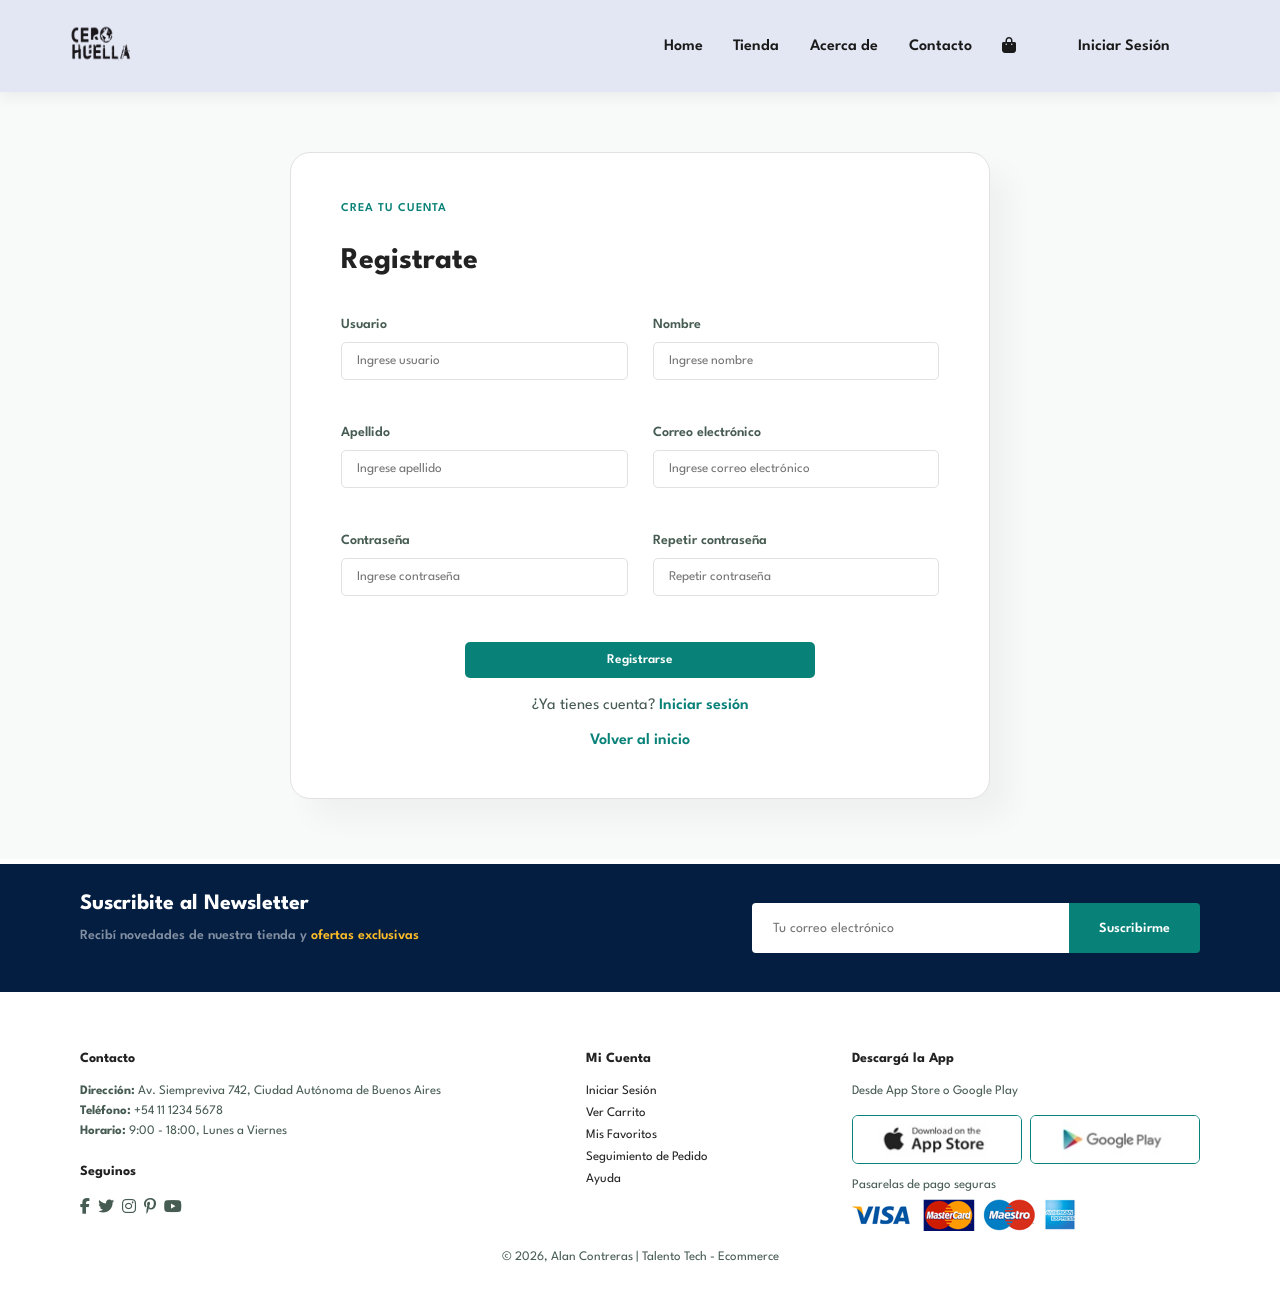
<file: pages/registro.html>
<!DOCTYPE html>
<html lang="es">

<head>
    <meta charset="UTF-8">

    <title>Registro</title>

    <link rel="stylesheet" href="https://cdnjs.cloudflare.com/ajax/libs/font-awesome/6.5.0/css/all.min.css">

    <!-- Estilos globales -->
    <link rel="stylesheet" href="../css/style.css">

    <!-- Estilos compartidos con Login -->
    <link rel="stylesheet" href="../css/pages/login.css">

    <link rel="stylesheet" href="../css/components/toast.css">
    <link rel="stylesheet" href="../css/components/newsletter.css">
</head>

<body class="bg-light">

    <!-- ==================== HEADER ==================== -->

    <header id="header-principal" class="header">
        <!-- navbar.js renderiza el contenido -->
    </header>


    <!-- ==================== REGISTRO ==================== -->

    <main>

        <section class="auth-page registro-page">

            <article class="auth-card">

                <span class="auth-subtitle">
                    CREA TU CUENTA
                </span>

                <h2>
                    Registrate
                </h2>


                <form id="registroForm" novalidate>

                    <!-- ==================== USUARIO ==================== -->

                    <div class="campo-control">

                        <label for="username"">
                            Usuario
                        </label>

                        <input
                            type="text"
                            id="username"
                            autocomplete="username"
                            placeholder="Ingrese usuario"
                            required
                        >

                        <small id="username-error" class="error-text">
                        </small>

                    </div>


                    <!-- ==================== NOMBRE ==================== -->

                    <div class="campo-control">

                        <label for="nombre">
                            Nombre
                        </label>

                        <input
                            type="text"
                            id="nombre"
                            autocomplete="given-name"
                            placeholder="Ingrese nombre"
                            required
                        >

                        <small id="nombre-error" class="error-text">
                        </small>

                    </div>


                    <!-- ==================== APELLIDO ==================== -->

                    <div class="campo-control">

                        <label for="apellido">
                            Apellido
                        </label>

                        <input
                            type="text"
                            id="apellido"
                            autocomplete="family-name"
                            placeholder="Ingrese apellido"
                            required
                        >

                        <small id="apellido-error" class="error-text">
                        </small>

                    </div>


                    <!-- ==================== EMAIL ==================== -->

                    <div class="campo-control">

                        <label for="email">
                            Correo electrónico
                        </label>

                        <input
                            type="email"
                            id="email"
                            autocomplete="email"
                            placeholder="Ingrese correo electrónico"
                            required
                        >

                        <small id="email-error" class="error-text">
                        </small>

                    </div>


                    <!-- ==================== CONTRASEÑA ==================== -->

                    <div class="campo-control">

                        <label for="password">
                            Contraseña
                        </label>

                        <input
                            type="password"
                            id="password"
                            autocomplete="new-password"
                            placeholder="Ingrese contraseña"
                            required
                        >

                        <small id="password-error" class="error-text">
                        </small>

                    </div>
                    <!-- ==================== REPETIR CONTRASEÑA ==================== -->
                     <div class="campo-control">

                        <label for="repetirPassword">
                            Repetir contraseña
                        </label>
                    <input
                        type="password"
                        id="repetirPassword"
                        autocomplete="new-password"
                        placeholder="Repetir contraseña"
                        required
                    >
                    <small
                        id="repetirPassword-error"
                        class="error-text">
                    </small>
                    </div>
                    <!-- ==================== BOTÓN ==================== -->

                    <button type="submit" class="btn-auth">
                        Registrarse
                    </button>

                </form>


                <!-- ==================== LOGIN ==================== -->

                <div class="auth-link">
                    <p>
                        ¿Ya tienes cuenta? 
                        <a href="login.html">
                            Iniciar sesión
                        </a>
                    </p>

                </div>


                <!-- ==================== INICIO ==================== -->

                <div class="auth-link">

                    <a href="../index.html">
                        Volver al inicio
                    </a>

                </div>

            </article>

            <!-- ==================== SPINNER ==================== -->
            <div id="spinner" class="spinner-overlay">
                <div class="spinner-content">
                    <div class="spinner-circle"></div>

                    <p>
                        Creando tu cuenta...
                    </p>

                    <span>
                        Por favor espere
                    </span>
                </div>
            </div>

            <!-- ==================== TOAST ==================== -->

            <div id="toast" class="toast-custom">

                <span id="toastMensaje"></span>

                <button id="btnCerrarToast">
                    ✕
                </button>

            </div>

        </section>

    </main>


    <!-- ==================== NEWSLETTER ==================== -->

    <section class="newsletter section-p1 section-m1">

        <div class="newstext">

            <h4>
                Suscribite al Newsletter
            </h4>

            <p>
                Recibí novedades de nuestra tienda y
                <span>ofertas exclusivas</span>
            </p>

        </div>


        <div class="form">

            <input
                type="text"
                placeholder="Tu correo electrónico"
            >

            <button>
                Suscribirme
            </button>

        </div>

    </section>


    <!-- ==================== FOOTER ==================== -->

    <footer id="footer-principal" class="section-p1">
        <!-- footer.js renderiza contenido -->
    </footer>


    <!-- ==================== SCRIPTS ==================== -->

    <script type="module" src="../script/components/navbar.js">
    </script>

    <script type="module" src="../script/components/footer.js">
    </script>

    <script type="module" src="../script/components/toast.js">
    </script>

    <script type="module" src="../script/pages/registro.js">
    </script>

</body>

</html>
</file>
<file: css/style.css>
/* ============================================================
   ESTILOS GENERALES
   Fuente, reset de márgenes, paddings y tamaños base
   ============================================================ */

/* Google Fonts - Fuente principal del proyecto */
@import url("https://fonts.googleapis.com/css2?family=Spartan:wght@100;200;300;400;500;600;700;800;900&display=swap");
/* Reset general: elimina márgenes y paddings por defecto del navegador */
* {
    margin: 0;
    padding: 0;
    box-sizing: border-box;
    font-family: "Spartan", sans-serif;
}
html {
    scroll-behavior: smooth;
}
/* Tipografía base */
h1 {
    font-size: 50px;
    line-height: 64px;
    color: #222;
}
h2 {
    font-size: 46px;
    line-height: 54px;
    color: #222;
}
h4 {
    font-size: 20px;
    color: #222;
}
h6 {
    font-weight: 700;
    font-size: 12px;
}
p {
    font-size: 16px;
    color: #465b52;
    margin: 15px 0 20px 0;
}
body {
    width: 100%;
}
/* Clases utilitarias de espaciado reutilizadas en varias secciones */
.section-p1 {
    padding: 30px 80px;
}
.section-m1 {
    margin: 5px 0 30px 0 ;
}
/* ============================================================
   HEADER Y NAVEGACIÓN
   Barra superior fija con logo y menú
/* ============================================================
   HEADER Y NAVEGACIÓN
   ============================================================ */

.header {
    display: flex;
    align-items: center;
    justify-content: space-between;
    /* Se adapta progresivamente al ancho disponible */
    padding: clamp(0.9rem, 2vw, 1.25rem)
             clamp(1rem, 5vw, 5rem);
    background-color: #E3E6f3;
    box-shadow:
        0 0.3rem 0.9rem rgba(0, 0, 0, 0.06);
    position: sticky;
    top: 0;
    left: 0;
    z-index: 999;
}
/* Lista de navegación horizontal */
.navbar {
    display: flex;
    align-items: center;
    justify-content: center;
}

.navbar li {
    list-style: none;
    padding: 0 clamp(0.6rem, 1.2vw, 1.25rem);
}

.navbar a {
    text-decoration: none;

    font-size: 1rem;
    font-weight: 600;

    color: #1a1a1a;

    transition: color 0.3s ease;
}

.navbar a:hover {
    color: #088178;
}
/* Botón hamburguesa - oculto en desktop, visible en mobile */
.mobile {
    display: none;
    align-items: center;
}
/* Botón cerrar menú mobile */
.close {
    display: none;
}

/* ============================================================
   ICONO DEL CARRITO
   Mantiene el mismo estilo visual del navbar
   ============================================================ */
.cart-link {
    position: relative;
    display: inline-flex;
    align-items: center;

    color: #1a1a1a;
    text-decoration: none;
}

/* Icono del carrito */
.cart-link i {
    color: #1a1a1a;
    font-size: 1rem;
    transition: color 0.3s ease;
}

/* Hover */
.cart-link:hover,
.cart-link:hover i {
    color: #088178;
}
/* ============================================================
   RESPONSIVE - MENÚ MOBILE
   ============================================================ */
@media (max-width: 799px) {
    /* --------------------------------------------
       Menú lateral
       -------------------------------------------- */
    .navbar {
        display: flex;
        flex-direction: column;
        align-items: flex-start;
        justify-content: flex-start;
        position: fixed;
        top: 0;
        right: 0;

        /*
         * El menú ocupa como máximo 20rem,
         * pero nunca más del 85% de la pantalla.
         */
        width: min(20rem, 85vw);
        height: 100vh;
        background-color: #e3e6f3;
        box-shadow:-0.5rem 0 2rem rgba(0, 0, 0, 0.1);
        padding: 5rem 1rem 1.5rem;
        /*
         * En lugar de right:-300px utilizamos
         * transform para desplazar el menú.
         */
        transform: translateX(100%);
        transition: transform 0.3s ease;
        z-index: 1000;
    }
    /* --------------------------------------------
       Menú abierto
       -------------------------------------------- */
    .navbar.active {
        transform: translateX(0);
    }
    /* --------------------------------------------
       Elementos del menú
       -------------------------------------------- */
    .navbar li {
        width: 100%;
        margin-bottom: 1.25rem;
        padding: 0;
    }
    .navbar li a {
        font-size: 1rem;
    }
    /* --------------------------------------------
       Carrito dentro del menú
       -------------------------------------------- */
    .navbar .cart-link {
        width: auto;
    }
   @media (max-width: 799px) {
    .mobile .cart-link {
        color: #1a1a1a;
        text-decoration: none;
    }
    .mobile .cart-link i {
        color: #1a1a1a;
        font-size: 1.25rem;
    }
    .mobile .cart-link:hover i {
        color: #088178;
    }
}
    /* --------------------------------------------
       Botón hamburguesa
       -------------------------------------------- */
    .mobile {
        display: flex;
        align-items: center;
        gap: 1.25rem;
    }
    .mobile > i {
        color: #1a1a1a;
        font-size: 1.5rem;
        cursor: pointer;
    }
    /* --------------------------------------------
       Carrito mobile
       -------------------------------------------- */
    .mobile .cart-link {
        position: relative;
        display: inline-flex;
        align-items: center;
        justify-content: center;
    }
    .mobile .cart-link i {
        font-size: 1.35rem;
    }
    /* --------------------------------------------
       Botón cerrar
       -------------------------------------------- */
    .close {
        display: initial;
        position: absolute;
        top: 1.5rem;
        left: 1.5rem;
        color: #222;
        font-size: 1.5rem;
    }
}
/* ============================================================
   HERO
   Sección principal con imagen de fondo y texto destacado
   ============================================================ */
.hero {
    background-image: url('../img/hero4.jpg');
    display: flex;
    align-items: center;
    justify-content: flex-end;
    height: 95vh;
    width: 100%;
    background-size: cover;
    background-position: top 5% center;
    padding: 0 80px;
    margin-bottom: 40px;
}
.hero .hero-content {
    width: 50%;
    display: flex;
    flex-direction: column;
    align-items: flex-end;
    text-align: right;
    z-index: 1;
}
.hero .hero-content h4 {
    color: #088178;
    margin-bottom: 10px;
    font-size: 1rem;
}
.hero .hero-content h2 {
    color: #222;
    font-size: 2.5rem;
    margin-bottom: 10px;
}
.hero .hero-content h1 {
    color: #088178;
    font-size: 3rem;
    margin-bottom: 15px;
}
.hero .hero-content p {
    color: #555;
    margin-bottom: 20px;
}
.hero .hero-content button {
    background-color: #088178;
    color: white;
    border: none;
    padding: 12px 25px;
    border-radius: 5px;
    cursor: pointer;
    transition: background-color 0.3s ease;
}
.hero .hero-content button:hover {
    background-color: #066f66;
}
/* Responsive Hero */
@media (max-width: 1200px) {
    .hero { padding: 0 60px; }
    .hero .hero-content { width: 55%; }
}
@media (max-width: 992px) {
    .hero { height: 85vh; padding: 0 60px; }
    .hero .hero-content { width: 60%; }
    .hero .hero-content h1 { font-size: 2.5rem; }
    .hero .hero-content h2 { font-size: 2.2rem; }
    .hero .hero-content p { font-size: 0.9rem; }
}
@media (max-width: 768px) {
    .hero {
        height: 70vh;
        padding: 0 40px;
        justify-content: center;
        background-position: top center;
    }
    .hero .hero-content {
        width: 80%;
        align-items: center;
        text-align: center;
    }
    .hero .hero-content h4 { font-size: 0.9rem; }
    .hero .hero-content h2 { font-size: 1.8rem; }
    .hero .hero-content h1 { font-size: 2.2rem; }
}
@media (max-width: 576px) {
    .hero { height: 60vh; padding: 0 20px; background-position: 55% center; }
    .hero .hero-content { width: 100%; }
    .hero .hero-content h4 { font-size: 0.8rem; }
    .hero .hero-content h2 { font-size: 1.5rem; }
    .hero .hero-content h1 { font-size: 1.8rem; margin-bottom: 10px; }
    .hero .hero-content p { font-size: 0.8rem; margin-bottom: 15px; }
    .hero .hero-content button { padding: 10px 20px; font-size: 0.9rem; }
}

/* ============================================================
   FOOTER
   Pie de página con columnas de información
   ============================================================ */
footer {
    display: flex;
    flex-wrap: wrap;
    justify-content: space-between;
}
footer .col {
    display: flex;
    flex-direction: column;
    align-items: flex-start;
    margin-bottom: 20px;
}
footer h4 {
    font-size: 14px;
    padding-bottom: 20px;
}
footer p {
    font-size: 13px;
    margin: 0 0 8px 0;
}
footer a {
    font-size: 13px;
    text-decoration: none;
    color: #222;
    margin-bottom: 10px;
}
footer .follow {
    margin-top: 20px;
}
footer .follow i {
    color: #465b52;
    padding-right: 4px;
    cursor: pointer;
}
/* ============================================================
   IMÁGENES DE TIENDAS DE APPS
   ============================================================ */

footer .install .row {
    display: flex;
    align-items: center;
    gap: 8px;
}

footer .install .row img {
    width: 170px;
    height: auto;
    max-width: 100%;
    margin: 10px 0 15px 0;
    border: 1px solid #088178;
    border-radius: 6px;
    object-fit: contain;
}
footer .follow i:hover,
footer a:hover {
    color: #088178;
}
footer .copyright {
    width: 100%;
    text-align: center;
}
/* Responsive Footer */
@media (max-width: 1200px) {
    footer { padding: 40px 60px; }
    footer .col { padding-right: 20px; }
}
@media (max-width: 992px) {
    footer { padding: 40px 20px; }
    footer .col { width: 45%; margin-bottom: 25px; }
}
@media (max-width: 768px) {
    footer .col { width: 48%; }
    footer .copyright { margin-top: 20px; }
}
@media (max-width: 576px) {
    footer { flex-direction: column; }
    footer .col { width: 100%; margin-bottom: 30px; }
    footer .copyright { margin-top: 10px; font-size: 13px; }
    footer .install .row {
        flex-wrap: wrap;
    }

    footer .install .row img {
        width: 150px;
    }
}

/* ============================================================
   SECCIÓN RESEÑAS
   Opiniones de clientes usando CSS Grid de 3 columnas
   ============================================================ */
.section-resenias {
    text-align: center;
    background-color: #f8faf9;
}
.section-resenias h2 {
    font-size: 36px;
    color: #222;
}
.section-resenias > p {
    color: #465b52;
    margin-bottom: 30px;
}
/* Grid de 3 columnas para las cards */
.resenias-container {
    display: grid;
    grid-template-columns: repeat(3, 1fr);
    gap: 30px;
    padding-top: 20px;
}
/* Card individual de reseña */
.resenia-card {
    background-color: #fff;
    border: 1px solid #cce7d0;
    border-radius: 20px;
    padding: 30px 25px;
    box-shadow: 20px 20px 30px rgba(0, 0, 0, 0.02);
    transition: 0.3s ease;
    text-align: left;
    display: flex;
    flex-direction: column;
    gap: 15px;
}
.resenia-card:hover {
    box-shadow: 20px 20px 30px rgba(0, 0, 0, 0.1);
    transform: translateY(-4px);
}
/* Estrellas de calificación */
.resenia-estrellas i {
    color: #f5a623;
    font-size: 14px;
}
.resenia-card > p {
    font-size: 14px;
    color: #465b52;
    line-height: 1.7;
    margin: 0;
    flex-grow: 1;
}
/* Datos del autor de la reseña */
.resenia-autor {
    display: flex;
    align-items: center;
    gap: 12px;
    border-top: 1px solid #e8f5e9;
    padding-top: 15px;
    margin-top: auto;
}
.resenia-autor img {
    width: 50px;
    height: 50px;
    border-radius: 50%;
    object-fit: cover;
    border: 2px solid #cce7d0;
}
.resenia-autor h5 {
    font-size: 14px;
    font-weight: 700;
    color: #1a1a1a;
    margin: 0;
}
.resenia-autor span {
    font-size: 12px;
    color: #088178;
}
/* Responsive Reseñas */
@media (max-width: 992px) {
    .resenias-container {
        grid-template-columns: repeat(2, 1fr);
    }
}
@media (max-width: 576px) {
    .section-resenias { padding: 20px 15px; }
    .section-resenias h2 { font-size: 26px; }
    .resenias-container {
        grid-template-columns: 1fr;
        gap: 20px;
    }
}
/* ============================================================
   MODAL DE CONFIRMACIÓN
============================================================ */
.modal-confirm {
    position: fixed;
    inset: 0;
    width: 100%;
    height: 100%;
    background: rgba(0, 0, 0, 0.6);
    display: flex;
    justify-content: center;
    align-items: center;
    z-index: 9999;
}
/* Caja del modal */
.modal-confirm-content {
    background: #ffffff;
    width: min(90%, 400px);
    padding: 30px;
    border-radius: 12px;
    text-align: center;
    box-shadow: 0 10px 30px rgba(0, 0, 0, 0.2);
    animation: aparecerModal 0.2s ease;
}
/* Mensaje */
#modal-message {
    margin: 0;
    color: #222;
    font-size: 18px;
    line-height: 1.5;
}
/* Botones */
.modal-actions {
    display: flex;
    justify-content: center;
    gap: 15px;
    margin-top: 25px;
}
.btn-ok,
.btn-cancel {
    border: none;
    border-radius: 6px;
    padding: 10px 20px;
    font-size: 14px;
    font-weight: 600;
    cursor: pointer;
    transition: 0.2s ease;
}
/* Botón aceptar */
.btn-ok {
    background: #088178;
    color: white;
}
.btn-ok:hover {
    background: #066f66;
}
/* Botón cancelar */
.btn-cancel {
    background: #e1e1e1;
    color: #222;
}
.btn-cancel:hover {
    background: #cfcfcf;
}
/* Modal oculto */
.modal-confirm.hidden {
    display: none;
}
/* Animación */
@keyframes aparecerModal {
    from {
        opacity: 0;
        transform: scale(0.95);
    }
    to {
        opacity: 1;
        transform: scale(1);
    }
}
/* ============================================================
    ESTILO DEL BADGE DEL CARRITO
   ============================================================ */
.cart-badge {
    position: absolute;
    top: -0.55rem;
    right: -0.65rem;
    min-width: 1.2rem;
    height: 1.2rem;
    padding: 0.1rem 0.3rem;
    display: inline-flex;
    align-items: center;
    justify-content: center;
    background-color: red;
    color: white;
    border-radius: 50%;
    font-size: 0.7rem;
    font-weight: 700;
    line-height: 1;
    text-align: center;
    box-sizing: border-box;
}
/* ============================================================
   ENLACES DEL CARRITO
   El enlace funciona como referencia para el badge
   ============================================================ */
.cart-link {
    position: relative;
    display: inline-flex;
    align-items: center;
}
/* ============================================================
    ANIMACIÓN DEL BADGE DEL CARRITO
   ============================================================ */
@keyframes bounceBadge {
    0% {
        transform: scale(1);
    }
    40% {
        transform: scale(1.4);
    }
    70% {
        transform: scale(.9);
    }
    100% {
        transform: scale(1);
    }
}
.badge-bounce{
    animation:bounceBadge .35s;
}
/* ============================================================
   FORMULARIOS LOGIN / REGISTRO
   Estilo compartido de autenticación
============================================================ */
.auth-container {
    min-height: calc(100vh - 100px);
    display: flex;
    justify-content: center;
    align-items: center;
    padding: 40px 20px;
}
.auth-card {
    width: 100%;
    max-width: 420px;
    background: #fff;
    border: 1px solid #cce7d0;
    border-radius: 20px;
    padding: 35px;
    box-shadow: 
    20px 20px 30px rgba(0,0,0,0.05);
}
.auth-card h3 {
    text-align: center;
    color: #088178;
    font-weight: 700;
    margin-bottom: 25px;
}
.auth-card label {
    font-size: 14px;
    font-weight: 600;
    color: #222;
}
.auth-card input {
    width: 100%;
    padding: 12px 15px;
    border-radius: 6px;
    border: 1px solid #e1e1e1;
    margin-top: 8px;
    margin-bottom: 10px;
}
.auth-card input:focus {
    outline: none;
    border-color: #088178;
}
.btn-auth {
    width:100%;
    background-color:#088178;
    color:white;
    border:none;
    padding:12px;
    border-radius:5px;
    font-weight:600;
    cursor:pointer;
    transition:.3s;
}
.btn-auth:hover {
    background-color:#066f66;
}
.auth-link {
    text-align:center;
    margin-top:20px;
}
.auth-link a {
    text-decoration:none;
    color:#088178;
    font-weight:600;
}
.auth-link a:hover {
    text-decoration:underline;
}
/* ============================================================
   VALIDACIÓN DE FORMULARIOS
   Estilos reutilizables para Login, Registro,
   Contacto y futuros formularios.
============================================================ */
.campo-control{
    display:flex;
    flex-direction:column;
    margin-bottom:18px;
}
.campo-control label{
    margin-bottom:3px;
    font-weight:600;
}
.error-text{
    display:block;
    min-height:18px;
    /* margin-top:4px; */
    color:#dc3545;
    font-size:.85rem;
    font-weight:500;
}
.input-error{
    border:2px solid #dc3545 !important;
    outline:none;
}
.input-error:focus{
    box-shadow:0 0 0 3px rgba(220,53,69,.15);
}
.input-success{
    border:2px solid #198754 !important;
}
.input-success:focus{
    box-shadow:0 0 0 3px rgba(25,135,84,.15);
}

/* ============================================================
   SPINNER DE CARGA
============================================================ */

/* Capa que cubre la pantalla mientras se cargan los datos */
.spinner-overlay {
    position: fixed;
    inset: 0;
    z-index: 9999;

    display: none;

    align-items: center;
    justify-content: center;

    background-color: rgba(255, 255, 255, 0.88);

    backdrop-filter: blur(3px);
}

/* Contenedor principal de la animación */
.spinner-content {
    display: flex;
    flex-direction: column;
    align-items: center;
    justify-content: center;

    width: min(90%, 380px);

    padding: 35px 30px;

    background-color: #ffffff;

    border: 1px solid #cce7d0;
    border-radius: 18px;

    box-shadow: 0 10px 30px rgba(0, 0, 0, 0.08);

    text-align: center;
}

/* ============================================================
   PLANTA ANIMADA
============================================================ */

/* Área donde se dibuja la planta */
.spinner-planta {
    position: relative;

    width: 72px;
    height: 72px;

    margin-bottom: 20px;
}

/* Pequeña base de tierra */
.spinner-planta::after {
    content: "";

    position: absolute;

    left: 50%;
    bottom: 4px;

    width: 46px;
    height: 10px;

    transform: translateX(-50%);

    background-color: #cce7d0;

    border-radius: 50%;
}

/* Tallo de la planta */
.spinner-tallo {
    position: absolute;

    left: 50%;
    bottom: 11px;

    width: 5px;
    height: 38px;

    transform: translateX(-50%);
    transform-origin: bottom center;

    background-color: #088178;

    border-radius: 5px;

    animation: crecerTallo 2.2s ease-in-out infinite;
}

/* Hojas */
.spinner-hoja {
    position: absolute;

    width: 25px;
    height: 15px;

    background-color: #088178;

    border-radius: 100% 0 100% 0;

    animation: crecerHoja 2.2s ease-in-out infinite;
}

/* Hoja izquierda */
.spinner-hoja-izquierda {
    left: 8px;
    bottom: 31px;
    

    transform: rotate(25deg);
    transform-origin: left bottom;

    animation-delay: 0.25s;
}

/* Hoja derecha */
.spinner-hoja-derecha {
    right: 7px;
    bottom: 40px;
    transform: rotate(-1,25deg);
    /* transform: scaleX(-1) rotate(-25deg); */
    transform-origin: left bottom;

    animation-delay: 0.45s;
}

/* ============================================================
   TEXTOS DEL SPINNER
============================================================ */

/* Mensaje principal */
.spinner-content p {
    margin: 0;

    color: #222;

    font-size: 17px;
    font-weight: 600;
}

/* Mensaje secundario */
.spinner-content span#spinnerDetalle {
    margin-top: 8px;

    color: #777;

    font-size: 13px;
}

/* ============================================================
   ANIMACIONES
============================================================ */

/* Movimiento suave del tallo */
@keyframes crecerTallo {
    0%,
    100% {
        transform: translateX(-50%) scaleY(0.88);
    }

    50% {
        transform: translateX(-50%) scaleY(1);
    }
}

/* Movimiento suave de las hojas */
@keyframes crecerHoja {
    0%,
    100% {
        opacity: 0.65;
        scale: 0.85;
    }

    50% {
        opacity: 1;
        scale: 1;
    }
}

/* ============================================================
   ACCESIBILIDAD
============================================================ */

@media (prefers-reduced-motion: reduce) {
    .spinner-tallo,
    .spinner-hoja {
        animation: none;
    }
}

/* ============================================================
   SPINNER - MÓVIL
============================================================ */

@media (max-width: 477px) {

    .spinner-content {
        width: calc(100% - 40px);

        padding: 30px 20px;
    }

    .spinner-content p {
        font-size: 16px;
    }

    .spinner-content span#spinnerDetalle {
        font-size: 12px;
    }
}
</file>
<file: css/pages/admin.css>
/* ==========================================================
   PANEL DE ADMINISTRACIÓN
========================================================== */
.admin-main{
    max-width:1200px;
    margin:auto;
    padding:40px 30px;
}
.admin-main h2{
    text-align:center;
    color:#088178;
    margin-bottom:10px;
}
.admin-subtitulo{
    text-align:center;
    color:#606063;
    margin-bottom:40px;
}
/* ==========================================================
   DASHBOARD
========================================================== */
.admin-dashboard{
    display:grid;
    grid-template-columns:repeat(auto-fit,minmax(220px,1fr));
    gap:20px;
    margin-bottom:40px;
}
.admin-card{
    background:#fff;
    border:1px solid #cce7d0;
    border-radius:15px;
    padding:25px;
    text-align:center;
    box-shadow:20px 20px 30px rgba(0,0,0,.04);
    transition:.3s;
}
.admin-card:hover{
    transform:translateY(-4px);
}
.admin-card h4{
    color:#465b52;
    margin-bottom:15px;
}
.admin-card span{
    font-size:2rem;
    font-weight:bold;
    color:#088178;
}
/* ==========================================================
   FORMULARIO
========================================================== */
.admin-form-section{
    background:#fff;
    border:1px solid #e1e1e1;
    border-radius:15px;
    padding:30px;
    margin-bottom:40px;
}
.admin-form{
    display:grid;
    grid-template-columns:repeat(2,1fr);
    gap:20px;
}
.campo{
    display:flex;
    flex-direction:column;
}
.campo-full{
    grid-column:1/-1;
}
.campo label{
    margin-bottom:8px;
    font-weight:600;
}
.campo input,
.campo select,
.campo textarea{
    padding:12px;
    border:1px solid #dcdcdc;
    border-radius:6px;
    font-size:14px;
}
.campo textarea{
    resize:vertical;
}
/* ==========================================================
   BOTONES
========================================================== */
.campo-acciones{
    grid-column:1/-1;
    display:flex;
    gap:15px;
    margin-top:10px;
}
.btn-primario,
.btn-secundario{
    padding:12px 22px;
    border:none;
    border-radius:6px;
    cursor:pointer;
    font-weight:600;
    transition:.3s;
}
.btn-primario{
    background:#088178;
    color:white;
}
.btn-primario:hover{
    background:#066f66;
}
.btn-secundario{
    background:#6c757d;
    color:white;
}
.btn-secundario:hover{
    background:#555;
}
/* ==========================================================
   TABLA
========================================================== */
.admin-tabla-section{
    background:#fff;
    border:1px solid #e1e1e1;
    border-radius:15px;
    padding:30px;
}
.admin-tabla-wrapper{
    overflow:auto;
}
.admin-tabla{
    width:100%;
    border-collapse:collapse;
}
.admin-tabla thead{
    background:#088178;
    color:white;
}
.admin-tabla th,
.admin-tabla td{
    padding:14px;
    border-bottom:1px solid #ececec;
    text-align:center;
}
.admin-tabla img{
    width:60px;
    border-radius:8px;
}
.admin-cargando{
    padding:40px;
    color:#777;
}

/* ==========================================================
   RESPONSIVE
========================================================== */
@media(max-width:768px){
    .admin-form{
        grid-template-columns:1fr;
    }
    .campo-full{
        grid-column:auto;
    }
    .campo-acciones{
        flex-direction:column;
    }
}

/* ============================================================
   BOTONES DE ACCIONES DE LA TABLA
============================================================ */

.admin-tabla td:last-child {
    display: flex;
    align-items: center;
    justify-content: center;
    gap: 10px;
}

/* ============================================================
   BOTONES DE ACCIONES
============================================================ */
.btn-editar,
.btn-eliminar {
    width: 38px;
    height: 38px;
    border: none;
    border-radius: 6px;
    display: inline-flex;
    align-items: center;
    justify-content: center;
    cursor: pointer;
    font-size: 16px;
    transition: transform 0.2s ease,
                opacity 0.2s ease;
}
.btn-editar {
    background-color: #088178;
    color: #ffffff;
}
.btn-eliminar {
    background-color: #dc3545;
    color: #ffffff;
}
.btn-editar:hover,
.btn-eliminar:hover {
    transform: translateY(-2px);
    opacity: 0.9;
}
.admin-tabla {
    width: 100%;
    border-collapse: collapse;
}
.admin-tabla th,
.admin-tabla td {
    padding: 14px;
    text-align: left;
    vertical-align: middle;
}
.admin-tabla th:last-child,
.admin-tabla td:last-child {
    min-width: 180px;
}
.admin-tabla-wrapper {
    width: 100%;
    overflow-x: auto;
}
/* ============================================================
   VALIDACIONES DEL FORMULARIO ADMIN
============================================================ */
.texto-error {
    display: block;
    min-height: 18px;
    margin-top: 5px;
    color: #dc3545;
    font-size: 12px;
    font-weight: 500;
}
.input-error {
    border: 1px solid #dc3545 !important;
}
.input-success {
    border: 1px solid #088178 !important;
}
/* ============================================================
   GESTIÓN DE CATEGORÍAS
   ============================================================ */
.admin-categorias-section {
    margin-top: 60px;
    padding-top: 40px;
    border-top: 1px solid #d9e5da;
}
.admin-seccion-header {
    margin-bottom: 25px;
}
.admin-seccion-header h3 {
    margin-bottom: 8px;
}
.admin-seccion-header p {
    margin: 0;
    color: #666;
}
/* ------------------------------------------------------------
   Formulario de categorías
   ------------------------------------------------------------ */
.categoria-form-section {
    margin-bottom: 40px;
    padding: 25px;
    border-radius: 10px;
}
.categoria-form-section h4 {
    margin-bottom: 20px;
}
.categoria-form {
    display: grid;
    grid-template-columns: repeat(2, 1fr);
    gap: 18px;
}
.categoria-form .campo-full {
    grid-column: 1 / -1;
}
.categoria-form .campo-acciones {
    grid-column: 1 / -1;
}
/* ------------------------------------------------------------
   Responsive
   ------------------------------------------------------------ */
@media (max-width: 768px) {
    .categoria-form {
        grid-template-columns: 1fr;
    }
}
</file>
<file: css/pages/carrito.css>
/* ======================================================
   CARRITO - ESTILOS GENERALES
   ------------------------------------------------------
   Estilos específicos de la página del carrito.

   Responsabilidades:
   - Tabla de productos.
   - Imágenes.
   - Controles de cantidad.
   - Botones de acciones.
   - Cupón.
   - Resumen de compra.
   - Diseño responsive.

   La lógica del carrito pertenece a carrito.js.
   ====================================================== */


/* ======================================================
   TABLA DEL CARRITO
   ====================================================== */

#cart {
    overflow-x: auto;
}

#cart table {
    width: 100%;
    border-collapse: collapse;
    white-space: nowrap;
}


/* ======================================================
   ENCABEZADO DE LA TABLA
   ====================================================== */

#cart table thead {
    border: 1px solid #e2e9e1;
    border-left: none;
    border-right: none;
}

#cart table thead th {
    font-weight: 700;
    text-transform: uppercase;
    font-size: 13px;
    padding: 18px 0;
}


/* ======================================================
   FILAS Y CELDAS
   ====================================================== */

#cart table tbody tr td {
    padding-top: 15px;
    font-size: 13px;
    text-align: center;
    vertical-align: middle;
}


/* ======================================================
   ANCHO DE COLUMNAS
   ====================================================== */

/* Columna eliminar */
#cart table th:nth-child(1),
#cart table td:nth-child(1) {
    width: 100px;
}

/* Columna imagen */
#cart table th:nth-child(2),
#cart table td:nth-child(2) {
    width: 150px;
}

/* Columna producto */
#cart table th:nth-child(3),
#cart table td:nth-child(3) {
    width: 250px;
}

/* Columnas precio, cantidad y subtotal */
#cart table th:nth-child(4),
#cart table td:nth-child(4),

#cart table th:nth-child(5),
#cart table td:nth-child(5),

#cart table th:nth-child(6),
#cart table td:nth-child(6) {
    width: 150px;
}


/* ======================================================
   IMÁGENES DE LOS PRODUCTOS
   ====================================================== */

/*
   Se establece ancho y alto iguales para que todas
   las imágenes ocupen el mismo espacio visual.

   object-fit: contain evita recortar el producto.
*/

#cart table img {
    width: 70px;
    height: 70px;
    object-fit: contain;
    border-radius: 5px;
    display: inline-block;
}


/* ======================================================
   BOTÓN ELIMINAR
   ====================================================== */

.remove-btn {
    width: 30px;
    height: 30px;

    display: inline-flex;
    align-items: center;
    justify-content: center;

    background-color: transparent;
    border: 1px solid #dc3545;
    border-radius: 50%;

    color: #dc3545;

    font-size: 0.9rem;

    cursor: pointer;

    transition: all 0.3s ease;
}

.remove-btn:hover {
    background-color: #dc3545;
    color: #ffffff;
}


/* ======================================================
   CONTROLES DE CANTIDAD
   ====================================================== */

.quantity-controls {
    display: flex;
    align-items: center;
    justify-content: center;
    gap: 8px;
}


/* ======================================================
   BOTONES + Y -
   ====================================================== */

.btn-restar,
.btn-sumar {
    width: 30px;
    height: 30px;

    border: 1px solid #088178;
    border-radius: 50%;

    background-color: transparent;
    color: #088178;

    font-size: 18px;
    font-weight: 700;

    display: inline-flex;
    align-items: center;
    justify-content: center;

    cursor: pointer;

    transition: all 0.3s ease;
}

.btn-restar:hover,
.btn-sumar:hover {
    background-color: #088178;
    color: #ffffff;
}


/* ======================================================
   BOTÓN RESTAR DESHABILITADO
   ====================================================== */

.btn-restar:disabled {
    opacity: 0.4;
    cursor: not-allowed;
}


/* ======================================================
   INPUT DE CANTIDAD
   ====================================================== */

.quantity-controls input {
    width: 50px;
    height: 30px;

    padding: 5px;

    text-align: center;

    border: 1px solid #ccc;
    border-radius: 4px;

    font-weight: 600;
}


/* ======================================================
   BOTONES GENERALES DEL CARRITO
   ====================================================== */

#cart button.normal,
#coupon button.normal,
#subtotal button.normal {
    background-color: #088178;
    color: #ffffff;

    border: none;

    cursor: pointer;

    font-weight: 600;

    transition: all 0.3s ease;
}

#cart button.normal:hover,
#coupon button.normal:hover,
#subtotal button.normal:hover {
    opacity: 0.9;
}


/* ======================================================
   ACCIONES DEL CARRITO
   ====================================================== */

.cart-actions {
    margin-top: 25px;
}

#cart button.normal {
    padding: 10px 20px;
}


/* ======================================================
   SECCIÓN CUPÓN Y RESUMEN
   ====================================================== */

#cart-add {
    display: flex;
    flex-wrap: wrap;
    justify-content: space-between;
    gap: 30px;
}


/* ======================================================
   TARJETAS CUPÓN / RESUMEN
   ====================================================== */

#coupon,
#subtotal {
    width: calc(50% - 15px);

    border: 1px solid #e2e9e1;

    padding: 30px;

    box-sizing: border-box;
}


/* ======================================================
   TÍTULOS CUPÓN / RESUMEN
   ====================================================== */

#coupon h2,
#subtotal h2 {
    padding-bottom: 15px;
    font-size: 2rem;
}


/* ======================================================
   INPUT CUPÓN
   ====================================================== */

#coupon input {
    padding: 10px 20px;
    outline: none;
    border: 1px solid #e2e9e1;
    margin-right: 10px;
    margin-bottom: 10px;
    box-sizing: border-box;
}
/* ======================================================
   BOTÓN CUPÓN
   ====================================================== */

#coupon button.normal {
    padding: 10px 20px;
}


/* ======================================================
   TABLA DEL RESUMEN
   ====================================================== */

#subtotal table {
    border-collapse: collapse;

    width: 100%;

    margin-bottom: 20px;
}

#subtotal table td {
    padding: 10px;

    border: 1px solid #e2e9e1;
}

#subtotal table tr:last-child td {
    font-weight: bold;
}


/* ======================================================
   BOTÓN PROCEDER AL PAGO
   ====================================================== */

#subtotal button.normal {
    width: 100%;

    padding: 12px 20px;

    font-size: 1rem;
}


/* ======================================================
   MENSAJE CARRITO VACÍO
   ====================================================== */

#cart table tbody tr td[colspan="6"] {
    padding: 40px 20px;

    text-align: center;

    font-size: 1rem;
}


/* ======================================================
   RESPONSIVE - TABLET
   ====================================================== */

@media (max-width: 799px) {

    #cart {
        padding-left: 5px;
        padding-right: 5px;
    }

    #cart-add {
        flex-direction: column;
    }

    #coupon,
    #subtotal {
        width: 100%;
    }

    #coupon {
        margin-bottom: 0;
    }
}


/* ======================================================
   RESPONSIVE - MOBILE
   ====================================================== */

@media (max-width: 477px) {

    /* ----------------------------------------------
       Reducir espacio lateral de la página
       ---------------------------------------------- */

    .section-p1 {
        padding: 8px 10px;
    }


    /* ----------------------------------------------
       Tabla del carrito
       ---------------------------------------------- */

    #cart {
        padding-left: 10px;
        padding-right: 10px;
    }

    #cart table {
        min-width: 700px;
    }


    /* ----------------------------------------------
       Columnas
       ---------------------------------------------- */

    #cart table th:nth-child(1),
    #cart table td:nth-child(1) {
        width: 60px;
    }

    #cart table th:nth-child(2),
    #cart table td:nth-child(2) {
        width: 80px;
    }

    #cart table th:nth-child(3),
    #cart table td:nth-child(3) {
        width: 140px;
    }

    #cart table th:nth-child(4),
    #cart table td:nth-child(4) {
        width: 80px;
    }

    #cart table th:nth-child(5),
    #cart table td:nth-child(5) {
        width: 90px;
    }

    #cart table th:nth-child(6),
    #cart table td:nth-child(6) {
        width: 90px;
    }


    /* ----------------------------------------------
       Imagen
       ---------------------------------------------- */

    #cart table img {
        width: 55px;
        height: 55px;
    }


    /* ----------------------------------------------
       Controles de cantidad
       ---------------------------------------------- */

    .quantity-controls {
        gap: 4px;
    }

    .btn-restar,
    .btn-sumar {
        width: 27px;
        height: 27px;
        font-size: 16px;
    }

    .quantity-controls input {
        width: 38px;
        height: 27px;
    }


    /* ----------------------------------------------
       Cupón y resumen
       ---------------------------------------------- */

    #coupon,
    #subtotal {
        padding: 18px;
    }

    #coupon h2,
    #subtotal h2 {
        font-size: 1.4rem;
    }

    #coupon input {
        width: 100%;
        margin-right: 0;
        margin-bottom: 10px;
    }

    #coupon button.normal {
        width: 100%;
    }

}

/* ============================================================
   RESPONSIVE - CARRITO
   ============================================================ */

@media (max-width: 799px) {

    #cart {
        padding-left: 1rem;
        padding-right: 1rem;
    }

    #cart-add {
        padding-left: 1rem;
        padding-right: 1rem;
    }
}

@media (max-width: 477px) {

    #cart {
        padding: 0.75rem;
    }

    #cart-add {
        padding: 0.75rem;
    }
}
/* ============================================================
   MODAL DE CONFIRMACIÓN DEL CARRITO
   ============================================================ */

/* Fondo que cubre toda la pantalla */
.modal-confirm {
    position: fixed;
    inset: 0;

    display: flex;
    align-items: center;
    justify-content: center;

    background-color: rgba(0, 0, 0, 0.45);

    z-index: 10000;

    padding: 1rem;
}

/* Ocultar modal */
.modal-confirm.hidden {
    display: none;
}

/* Tarjeta del modal */
.modal-box {
    width: min(100%, 26rem);

    background-color: #ffffff;

    border-radius: 0.75rem;

    padding: 1.75rem;

    text-align: center;

    box-shadow: 0 0.5rem 2rem rgba(0, 0, 0, 0.20);

    animation: modalEntrada 0.2s ease-out;
}

/* Título */
.modal-box h3 {
    margin: 0 0 0.75rem;

    color: #1a1a1a;

    font-size: 1.25rem;
}

/* Mensaje */
.modal-box p {
    margin: 0 0 1.5rem;

    color: #465b52;

    font-size: 1rem;

    line-height: 1.5;
}

/* Contenedor de botones */
.modal-actions {
    display: flex;

    justify-content: center;

    gap: 0.75rem;
}

/* Botones */
.modal-actions button {
    min-width: 7rem;

    padding: 0.65rem 1rem;

    border-radius: 0.4rem;

    font-size: 0.95rem;
    font-weight: 600;

    cursor: pointer;

    transition:
        background-color 0.2s ease,
        color 0.2s ease,
        transform 0.2s ease;
}

/* Cancelar */
.btn-cancel {
    background-color: #ffffff;

    color: #555;

    border: 1px solid #ccc;
}

.btn-cancel:hover {
    background-color: #f2f2f2;
}

/* Aceptar */
.btn-ok {
    background-color: #088178;

    color: #ffffff;

    border: 1px solid #088178;
}

.btn-ok:hover {
    background-color: #066c65;
}

/* Pequeña animación de entrada */
@keyframes modalEntrada {

    from {
        opacity: 0;
        transform: scale(0.95);
    }

    to {
        opacity: 1;
        transform: scale(1);
    }

}

/* ============================================================
   MODAL EN PANTALLAS PEQUEÑAS
   ============================================================ */

@media (max-width: 30rem) {

    .modal-box {
        width: 100%;
        padding: 1.4rem;
    }

    .modal-actions {
        flex-direction: column-reverse;
    }

    .modal-actions button {
        width: 100%;
    }

}

.page-header{
     
     padding: clamp(0.9rem, 2vw, 1.25rem)
             clamp(1rem, 5vw, 5rem);
}
</file>
<file: css/components/banner.css>
/* ===========================================================
   BANNER
   Sección con imagen de fondo y texto promocional
   ============================================================ */
.banner {
    width: 100%;
    height: 40vh;
    background-image: url(/img/banner/b19.jpg);
    background-repeat: no-repeat;
    background-size: cover;
    background-position: center;
    display: flex;
    flex-direction: column;
    justify-content: center;
    align-items: center;
    text-align: center;
}
.banner h4 {
    color: #fff;
    font-size: 16px;
}
.banner h2 {
    color: #fff;
    font-size: 30px;
    padding: 10px 0;
}
.banner span {
    color: #ef3636;
}
.banner button {
    font-size: 14px;
    font-weight: 600;
    padding: 15px 30px;
    color: #000;
    background-color: #fff;
    border-radius: 4px;
    cursor: pointer;
    border: none;
    outline: none;
    transition: 0.2s;
}
.banner button:hover {
    background: #088178;
    color: #fff;
}
/* Responsive Banner */
@media (max-width: 1200px) {
    .banner { padding: 0 60px; }
    .banner h2 { font-size: 28px; }
}
@media (max-width: 992px) {
    .banner { height: 35vh; }
    .banner h2 { font-size: 26px; }
}
@media (max-width: 768px) {
    .banner { height: 30vh; padding: 0 20px; }
    .banner h4 { font-size: 14px; }
    .banner h2 { font-size: 22px; }
    .banner button { padding: 12px 20px; }
}
@media (max-width: 576px) {
    .banner { height: 25vh; }
    .banner h4 { font-size: 12px; }
    .banner h2 { font-size: 18px; }
    .banner button { padding: 10px 15px; font-size: 12px; }
}
</file>
<file: css/components/newsletter.css>
/* ============================================================
   NEWSLETTER
   Sección de suscripción con fondo oscuro e input de email
   ============================================================ */
.newsletter {
    display: flex;
    justify-content: space-between;
    flex-wrap: wrap;
    align-items: center;
    background-repeat: no-repeat;
    background-position: 20% 30%;
    background-color: #041e42;
}
.newsletter h4 {
    font-size: 22px;
    font-weight: 700;
    color: #fff;
}
.newsletter p {
    font-size: 14px;
    font-weight: 600;
    color: #818ea0;
}
.newsletter p span {
    color: #ffbd27;
}
/* Formulario de suscripción */
.newsletter .form {
    display: flex;
    width: 40%;
}
.newsletter .form input {
    height: 3.125rem;
    padding: 0 1.25rem;
    font-size: 14px;
    width: 100%;
    border: 1px solid transparent;
    border-radius: 4px 0 0 4px;
    outline: none;
}
.newsletter .form button {
    font-size: 14px;
    font-weight: 600;
    padding: 15px 30px;
    color: #fff;
    background-color: #088178;
    white-space: nowrap;
    border-radius: 0 4px 4px 0;
    cursor: pointer;
    border: none;
    outline: none;
    transition: 0.2s;
}
/* Responsive Newsletter */
@media (max-width: 1200px) {
    .newsletter { padding: 40px 60px; }
    .newsletter .form { width: 45%; }
}
@media (max-width: 992px) {
    .newsletter .form { width: 80%; }
}
@media (max-width: 768px) {
    .newsletter { flex-direction: column; align-items: flex-start; }
    .newsletter .newstext { margin-bottom: 20px; width: 100%; }
}
@media (max-width: 576px) {
    .newsletter { padding: 20px 10px; }
    .newsletter h4 { font-size: 18px; }
    .newsletter .form { width: 100%; }
    .newsletter .form button { padding: 12px 15px; }
}
</file>
<file: css/components/toast.css>
/* toast */
.toast-custom {
    position: fixed;
    bottom: 24px;
    right: 24px;
    background-color: #088178;
    color: #fff;
    padding: 14px 20px;
    border-radius: 8px;
    font-family: "Spartan", sans-serif;
    font-size: 14px;
    font-weight: 600;
    display: flex;
    align-items: center;
    gap: 16px;
    box-shadow: 0 4px 12px rgba(0,0,0,0.15);
    z-index: 9999;
    opacity: 0;
    pointer-events: none;
    transition: opacity 0.3s ease;
}
.toast-custom.mostrar {
    opacity: 1;
    pointer-events: all;
}
.toast-custom button {
    background: none;
    border: none;
    color: #fff;
    font-size: 16px;
    cursor: pointer;
    line-height: 1;
    padding: 0;
}
</file>
<file: css/pages/checkout.css>
/* ============================================================
   CHECKOUT
   Estilos específicos de la página de finalización de compra.
============================================================ */


/* ============================================================
   ENCABEZADO
============================================================ */

.checkout-header {
    text-align: center;
}

.checkout-header h2 {
    margin-bottom: 10px;
}

.checkout-header p {
    margin: 0;
}


/* ============================================================
   CONTENEDOR PRINCIPAL
============================================================ */

#checkout {
    width: 100%;
}

.checkout-container {
    width: 100%;
    max-width: 1200px;

    margin: 0 auto;

    display: grid;
    grid-template-columns: minmax(0, 1.4fr) minmax(320px, 0.8fr);

    gap: 30px;

    align-items: start;
}


/* ============================================================
   TARJETAS
============================================================ */

.checkout-card {
    background-color: #ffffff;

    border: 1px solid #cce7d0;
    border-radius: 15px;

    padding: 30px;

    box-shadow: 10px 10px 25px rgba(0, 0, 0, 0.04);
}

.checkout-card h3 {
    margin: 0;

    color: #222;

    font-size: 22px;
    font-weight: 600;
}

.checkout-card h3 i {
    margin-right: 8px;
    color: #088178;
}

.checkout-description {
    margin: 8px 0 25px;

    color: #777;

    font-size: 14px;
}


/* ============================================================
   FORMULARIO DE DATOS DE ENVÍO
============================================================ */

.checkout-datos form {
    display: grid;

    grid-template-columns: repeat(2, minmax(0, 1fr));

    column-gap: 20px;
    row-gap: 0;
}

.checkout-datos .campo-control {
    width: 100%;
}

.checkout-datos .campo-completo {
    grid-column: 1 / -1;
}


/* ============================================================
   INPUTS
============================================================ */

.checkout-datos .campo-control input {
    width: 100%;

    padding: 12px 15px;

    border: 1px solid #e1e1e1;
    border-radius: 5px;

    outline: none;

    font-family: inherit;

    transition:
        border-color 0.3s ease,
        box-shadow 0.3s ease;
}

.checkout-datos .campo-control input:focus {
    border-color: #088178;

    box-shadow:
        0 0 0 3px rgba(8, 129, 120, 0.08);
}


/* ============================================================
   RESUMEN DE PRODUCTOS
============================================================ */

.checkout-productos {
    display: flex;

    flex-direction: column;

    gap: 15px;
}


/* Producto generado por checkout.js */

.checkout-producto {
    display: flex;

    align-items: center;

    gap: 12px;

    padding-bottom: 15px;

    border-bottom: 1px solid #e1e1e1;
}

.checkout-producto:last-child {
    border-bottom: none;

    padding-bottom: 0;
}


/* Imagen del producto */

.checkout-producto img {
    width: 65px;
    height: 65px;

    object-fit: cover;

    border-radius: 8px;

    border: 1px solid #e1e1e1;

    flex-shrink: 0;
}


/* Información del producto */

.checkout-producto-info {
    flex: 1;

    min-width: 0;
}

.checkout-producto-info h4 {
    margin: 0 0 5px;

    color: #222;

    font-size: 14px;
    font-weight: 600;
}

.checkout-producto-info p {
    margin: 0;

    color: #777;

    font-size: 13px;
}


/* Precio del producto */

.checkout-producto-precio {
    color: #088178;

    font-size: 14px;
    font-weight: 600;

    white-space: nowrap;
}


/* ============================================================
   SEPARADOR
============================================================ */

.checkout-separador {
    width: 100%;

    height: 1px;

    margin: 20px 0;

    background-color: #e1e1e1;
}


/* ============================================================
   LÍNEAS DEL RESUMEN
============================================================ */

.checkout-linea {
    display: flex;

    align-items: center;
    justify-content: space-between;

    margin-bottom: 12px;

    color: #555;

    font-size: 14px;
}

.checkout-linea strong {
    color: #222;

    font-weight: 600;
}


/* ============================================================
   TOTAL
============================================================ */

.checkout-total {
    display: flex;

    align-items: center;
    justify-content: space-between;

    margin-top: 20px;
    padding-top: 18px;

    border-top: 1px solid #e1e1e1;
}

.checkout-total span {
    color: #222;

    font-size: 18px;
    font-weight: 600;
}

.checkout-total strong {
    color: #088178;

    font-size: 22px;
    font-weight: 700;
}


/* ============================================================
   BOTÓN CONTINUAR
============================================================ */

.checkout-btn {
    width: 100%;

    margin-top: 15px;

    padding: 13px 20px;
    background-color:#088178;
    color:white;
    border:none;

    border-radius:5px;
    font-weight:600;
    cursor:pointer;
    transition:.3s;
}

/* ============================================================
   HOVER - CONTINUAR AL PAGO
============================================================ */

.checkout-btn:hover {
    background-color: #066f66;
}

/* ============================================================
   BOTÓN VOLVER AL CARRITO
============================================================ */

.checkout-volver {
    width: 100%;

    margin-top: 12px;

    padding: 10px;

    background: transparent;

    border: none;

    color: #088178;

    font-family: inherit;

    font-size: 14px;
    font-weight: 600;

    cursor: pointer;

    transition: color 0.3s ease;
}

.checkout-volver:hover {
    color: #066f66;

    text-decoration: underline;
}


/* ============================================================
   ESTADO DE CHECKOUT VACÍO
============================================================ */

.checkout-vacio {
    padding: 30px 10px;

    text-align: center;

    color: #777;
}

.checkout-vacio i {
    margin-bottom: 15px;

    color: #088178;

    font-size: 35px;
}

.checkout-vacio p {
    margin: 0;
}


/* ============================================================
   BANNER
============================================================ */

#btnVolverTienda {
    cursor: pointer;
}


/* ============================================================
   RESPONSIVE - TABLET
============================================================ */

@media (max-width: 900px) {

    .checkout-container {
        grid-template-columns: 1fr;
    }

    .checkout-resumen {
        width: 100%;
    }
}


/* ============================================================
   RESPONSIVE - MÓVIL
============================================================ */

@media (max-width: 600px) {

    .checkout-container {
        gap: 20px;
    }

    .checkout-card {
        padding: 25px 20px;
    }

    .checkout-datos form {
        grid-template-columns: 1fr;
    }

    .checkout-datos .campo-completo {
        grid-column: auto;
    }

    .checkout-card h3 {
        font-size: 20px;
    }

    .checkout-description {
        font-size: 13px;
    }

    .checkout-producto img {
        width: 55px;
        height: 55px;
    }

    .checkout-producto-info h4 {
        font-size: 13px;
    }

    .checkout-producto-precio {
        font-size: 13px;
    }

    .checkout-total strong {
        font-size: 20px;
    }
}


/* ============================================================
   RESPONSIVE - MÓVILES PEQUEÑOS
============================================================ */

@media (max-width: 400px) {

    .checkout-card {
        padding: 20px 15px;
    }

    .checkout-producto {
        gap: 8px;
    }

    .checkout-producto img {
        width: 50px;
        height: 50px;
    }

    .checkout-producto-precio {
        font-size: 12px;
    }
}
</file>
<file: css/pages/confirmacion.css>
/* ============================================================
   CONFIRMACIÓN DE CUENTA
   Página de confirmación de email
============================================================ */


/* ============================================================
   CONTENEDOR PRINCIPAL
============================================================ */

.confirmacion-container {
    min-height: 80vh;

    display: flex;
    justify-content: center;
    align-items: center;

    padding: 60px 20px;

    background-color: #f8faf9;
}


/* ============================================================
   TARJETA DE CONFIRMACIÓN
============================================================ */

.confirmacion-card {
    width: 100%;
    max-width: 500px;

    padding: 40px;

    background-color: #ffffff;

    border: 1px solid #e1e1e1;
    border-radius: 20px;

    box-shadow:
        20px 20px 30px rgba(0, 0, 0, 0.04);

    text-align: center;
}


/* ============================================================
   ICONO DE CONFIRMACIÓN
============================================================ */

.confirmacion-icono {
    width: 70px;
    height: 70px;

    display: flex;
    justify-content: center;
    align-items: center;

    margin: 0 auto 25px;

    border-radius: 50%;

    background-color: #e8f5f2;

    color: #088178;

    font-size: 38px;
    font-weight: 700;
}


/* ============================================================
   TÍTULO
============================================================ */

.confirmacion-card h1 {
    margin: 0 0 20px;

    color: #222;

    font-size: 30px;
}


/* ============================================================
   MENSAJES
============================================================ */

.confirmacion-card p {
    margin: 0 0 15px;

    color: #465b52;

    font-size: 15px;
    line-height: 1.7;
}


/* ============================================================
   TEXTO DESTACADO
============================================================ */

.confirmacion-card strong {
    color: #088178;
}


/* ============================================================
   BOTÓN INICIAR SESIÓN
============================================================ */

.btn-confirmacion {
    display: inline-block;

    margin-top: 15px;

    padding: 12px 25px;

    background-color: #088178;
    color: #ffffff;

    border-radius: 5px;

    text-decoration: none;

    font-weight: 600;

    transition: background-color 0.3s ease;
}


/*
   Hover del botón.
*/

.btn-confirmacion:hover {
    background-color: #066f66;
}


/* ============================================================
   RESPONSIVE
============================================================ */

@media (max-width: 477px) {

    .confirmacion-card {
        padding: 35px 20px;
    }

    .confirmacion-card h1 {
        font-size: 24px;
    }

    .confirmacion-card p {
        font-size: 14px;
    }

    .confirmacion-icono {
        width: 60px;
        height: 60px;

        font-size: 32px;
    }

}
</file>
<file: css/pages/contacto.css>
/* ============================================================
   SECCIÓN FORMULARIO DE CONTACTO
   Layout con Flexbox: formulario a la izquierda,
   datos del equipo a la derecha
   ============================================================ */

.form-details {
    display: flex;
    justify-content: center;
    align-items: center;
    gap: 60px;
    margin: 30px;
    padding: 60px;
    border: 1px solid #e1e1e1;
}

/* Formulario ocupa el 50% del ancho con un máximo definido */
.form-details form {
    width: 50%;
    max-width: 500px;
    display: flex;
    flex-direction: column;
    align-items: flex-start;
    margin-right: 10px;
}

.form-details form span {
    font-size: 12px;
    color: #088178;
    font-weight: 600;
    letter-spacing: 1px;
}

.form-details form h2 {
    font-size: 26px;
    line-height: 35px;
    padding: 20px 0;
}

/* Campos de texto y área de mensaje */
.form-details form input,
.form-details form textarea {
    width: 100%;
    padding: 12px 15px;
    outline: none;
    margin-bottom: 20px;
    border: 1px solid #e1e1e1;
    border-radius: 4px;
    font-family: inherit;
    font-size: 14px;
}

/* Altura del área de mensaje */
.form-details form textarea {
    height: 150px;
    resize: vertical;
}

/* Botón de envío */
.form-details form button {
    background-color: #088178;
    color: white;
    border: none;
    padding: 12px 25px;
    border-radius: 5px;
    cursor: pointer;
    font-size: 14px;
    font-weight: 600;
    transition: background-color 0.3s ease;
}

.form-details form button:hover {
    background-color: #066f66;
}

/* Contenedor de cada campo (input + mensaje de error) */
.campo-control {
    width: 100%;
}

/* Borde rojo cuando el campo tiene error */
/* .campo-control.error input,
.campo-control.error textarea {
    border-color: #ff0000;
} */

/* Mensaje de error - oculto por defecto */
/* .campo-control .error-text {
    color: #ff0000;
    font-size: 0.8em;
    margin-top: -15px;
    margin-bottom: 10px;
    display: none;
} */

/* Se muestra cuando el campo tiene la clase error */
.campo-control.error .error-text {
    display: block;
}

/* ==============================
   Mensajes de validación
================================ */

.input-error {
    border: 1px solid #dc3545 !important;
}

.input-success {
    border: 1px solid #198754 !important;
}

.texto-error {
    display: block;
    color: #dc3545;
    font-size: 0.85rem;
    margin-top: 4px;
    min-height: 18px;
}

.campo-control {
    margin-bottom: 9px;
}
/* ============================================================
   INFORMACIÓN DEL EQUIPO
   Columna derecha con foto y datos de cada contacto
   ============================================================ */

.form-details .people {
    padding-bottom: 25px;
}

.form-details .people div {
    padding-bottom: 25px;
    display: flex;
    align-items: flex-start;
}

.form-details .people div img {
    width: 65px;
    height: 65px;
    object-fit: cover;
    border-radius: 50%;
    margin-right: 15px;
}

.form-details .people div p {
    margin: 0;
    font-size: 13px;
    line-height: 25px;
}

/* Nombre del contacto resaltado */
.form-details .people div p span {
    display: block;
    font-size: 16px;
    font-weight: 600;
    color: #000;
}


/* ============================================================
   SECCIÓN MAPA
   iframe de Google Maps con estilos consistentes al diseño
   ============================================================ */

.seccion-mapa {
    text-align: center;
    background-color: #f8faf9;
    padding: 40px 120px;
}

.seccion-mapa h2 {
    font-size: 32px;
    color: #222;
    margin-bottom: 8px;
}

.seccion-mapa > p {
    color: #465b52;
    margin-bottom: 25px;
}

/* Contenedor del iframe con borde y sombra del mismo estilo que las cards */
.mapa-container {
    border: 1px solid #cce7d0;
    border-radius: 20px;
    overflow: hidden;
    box-shadow: 20px 20px 30px rgba(0, 0, 0, 0.04);
}

@media (max-width: 799px) {
    .seccion-mapa {
        padding: 40px 30px;
    }
}

@media (max-width: 477px) {
    .seccion-mapa {
        padding: 30px 15px;
    }
}


/* ============================================================
   RESPONSIVE
   Adaptaciones para tablets y móviles
   ============================================================ */

/* Tablet */
@media (max-width: 799px) {
    .form-details {
        padding: 40px;
        flex-direction: column;
    }

    .form-details form {
        width: 100%;
        margin-right: 0;
        margin-bottom: 30px;
    }

    .form-details .people {
        width: 100%;
    }
}

/* Mobile */
@media (max-width: 477px) {
    .form-details {
        margin: 10px;
        padding: 20px 15px;
    }
}
</file>
<file: css/pages/login.css>
/* ============================================================
   LOGIN PAGE
   Página de autenticación
============================================================ */


/* ============================================================
   CONTENEDOR PRINCIPAL
============================================================ */

.auth-page {
    min-height: 80vh;

    display: flex;
    justify-content: center;
    align-items: center;

    padding: 60px 20px;

    background-color: #f8faf9;
}


/* ============================================================
   TARJETA LOGIN
============================================================ */

.auth-card {
    width: 100%;
    max-width: 450px;

    padding: 50px;

    background-color: #ffffff;

    border: 1px solid #e1e1e1;
    border-radius: 20px;

    box-shadow:
        20px 20px 30px rgba(0, 0, 0, 0.04);
}


/* ============================================================
   SUBTÍTULO
============================================================ */

.auth-subtitle {
    display: block;

    font-size: 12px;
    color: #088178;

    font-weight: 600;
    letter-spacing: 1px;
}


/* ============================================================
   TÍTULO
============================================================ */

.auth-card h2 {
    font-size: 30px;

    margin: 20px 0 30px;

    color: #222;
}


/* ============================================================
   FORMULARIO
============================================================ */

.auth-card form {
    display: flex;
    flex-direction: column;
}


/* ============================================================
   CAMPOS
============================================================ */

.campo-control {
    width: 100%;
    /* margin-bottom: 20px; */
}

.campo-control label {
    display: block;

    margin-bottom: 3px;

    font-size: 14px;
    font-weight: 600;

    color: #465b52;
}

.campo-control input {
    width: 100%;

    padding: 12px 15px;

    border: 1px solid #e1e1e1;
    border-radius: 5px;

    outline: none;

    font-family: inherit;
}

.campo-control input:focus {
    border-color: #088178;
}


/* ============================================================
   BOTÓN PRINCIPAL — INICIAR SESIÓN
============================================================ */

/*
   Se aplica solamente al botón del formulario.
   Evitamos afectar al botón de Google.
*/

.auth-card form button.normal {
    width: 100%;

    background-color: #088178;
    color: #ffffff;

    border: none;
    border-radius: 5px;

    padding: 12px 25px;

    cursor: pointer;

    font-weight: 600;

    transition: background-color 0.3s ease;
}

.auth-card form button.normal:hover {
    background-color: #066f66;
}


/* ============================================================
   SEPARADOR "O"
============================================================ */

.login-separator {
    width: 100%;

    display: flex;
    align-items: center;
    justify-content: center;

    margin: 20px 0;
}


/*
   Líneas a ambos lados de la "o".
*/

.login-separator::before,
.login-separator::after {
    content: "";

    flex: 1;

    height: 1px;

    background-color: #e1e1e1;
}


/*
   La "o" queda centrada entre las dos líneas.
*/

.login-separator span {
    padding: 0 15px;

    font-size: 14px;
    font-weight: 500;

    color: #777;

    background-color: #ffffff;
}


/* ============================================================
   BOTÓN GOOGLE
============================================================ */

.btn-google {
    width: 100%;

    display: flex;
    align-items: center;
    justify-content: center;

    gap: 10px;

    padding: 12px 20px;

    background-color: #ffffff;

    color: #222;

    border: 1px solid #dadce0;
    border-radius: 5px;

    font-family: inherit;
    font-size: 14px;
    font-weight: 600;

    cursor: pointer;

    transition:
        background-color 0.3s ease,
        box-shadow 0.3s ease;
}


/*
   Hover del botón Google.
*/

.btn-google:hover {
    background-color: #088178;
    color: #ffffff;

    box-shadow:
        0 1px 3px rgba(0, 0, 0, 0.12);
}

/*
   Icono de Google.

   Por ahora Font Awesome lo mostrará en un solo color.
   En el siguiente paso lo reemplazaremos por el logo
   multicolor de Google.
*/

/* ============================================================
   LOGO DE GOOGLE
============================================================ */

.google-logo {
    width: 22px;
    height: 22px;

    flex-shrink: 0;
}
/* ============================================================
   LINKS
============================================================ */

.auth-links {
    text-align: center;

    margin-top: 25px;
}

.auth-links p {
    font-size: 14px;
}

.auth-links a {
    color: #088178;

    text-decoration: none;

    font-weight: 600;
}

.auth-links a:hover {
    text-decoration: underline;
}


/* ============================================================
   RESPONSIVE
============================================================ */

@media (max-width: 477px) {

    .auth-card {
        padding: 30px 20px;
    }

    .auth-card h2 {
        font-size: 24px;
    }

}

/* ======================================================
   REGISTRO - DISEÑO RESPONSIVE
   ====================================================== */

/* Tarjeta más amplia para permitir dos columnas */
.registro-page .auth-card {
    max-width: 700px;
}


/* Formulario de registro en dos columnas */
.registro-page #registroForm {
    display: grid;
    grid-template-columns: repeat(2, minmax(0, 1fr));
    column-gap: 25px;
    row-gap: 0;
}


/* Los campos ocupan una columna */
.registro-page #registroForm .campo-control {
    width: 100%;
}


/* El botón ocupa las dos columnas */
.registro-page #registroForm .btn-auth { 
    grid-column: 1 / -1; 
    width: auto; 
    min-width: 350px; 
    justify-self: center; 
}

/* Los mensajes inferiores mantienen su espacio */
.registro-page #registroForm .error-text {
    min-height: 18px;
}


/* ======================================================
   TABLET
   ====================================================== */

@media (max-width: 700px) {

    .registro-page .auth-card {
        max-width: 600px;
    }

}


/* ======================================================
   MÓVIL
   ====================================================== */

@media (max-width: 600px) {

    .registro-page {
        padding: 40px 15px;
    }

    .registro-page .auth-card {
        padding: 30px 20px;
    }

    .registro-page #registroForm {
        grid-template-columns: 1fr;
        column-gap: 0;
    }

    .registro-page #registroForm .btn-auth {
        width: 100%;
        min-width: 0;
    }

    
}


/* ======================================================
   MÓVILES PEQUEÑOS
   ====================================================== */

@media (max-width: 400px) {

    .registro-page .auth-card {
        padding: 25px 15px;
    }

}
</file>
